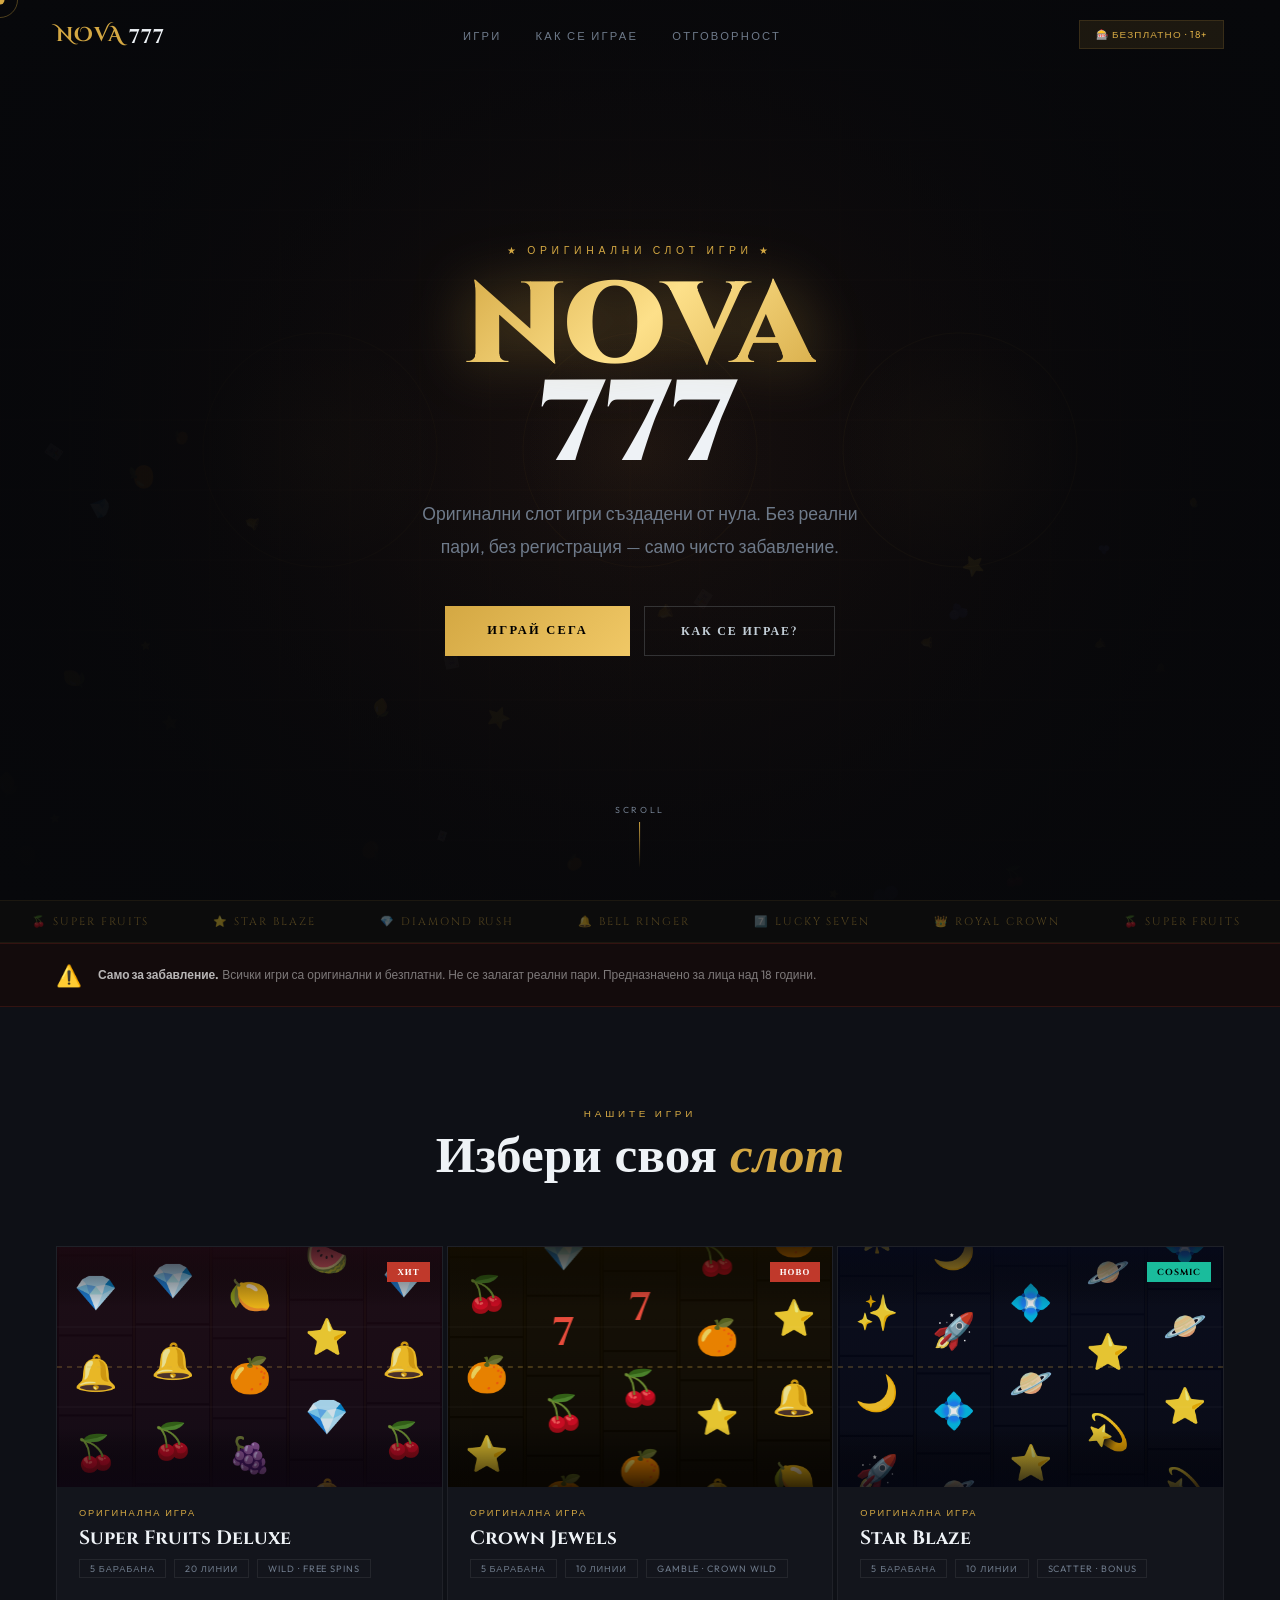
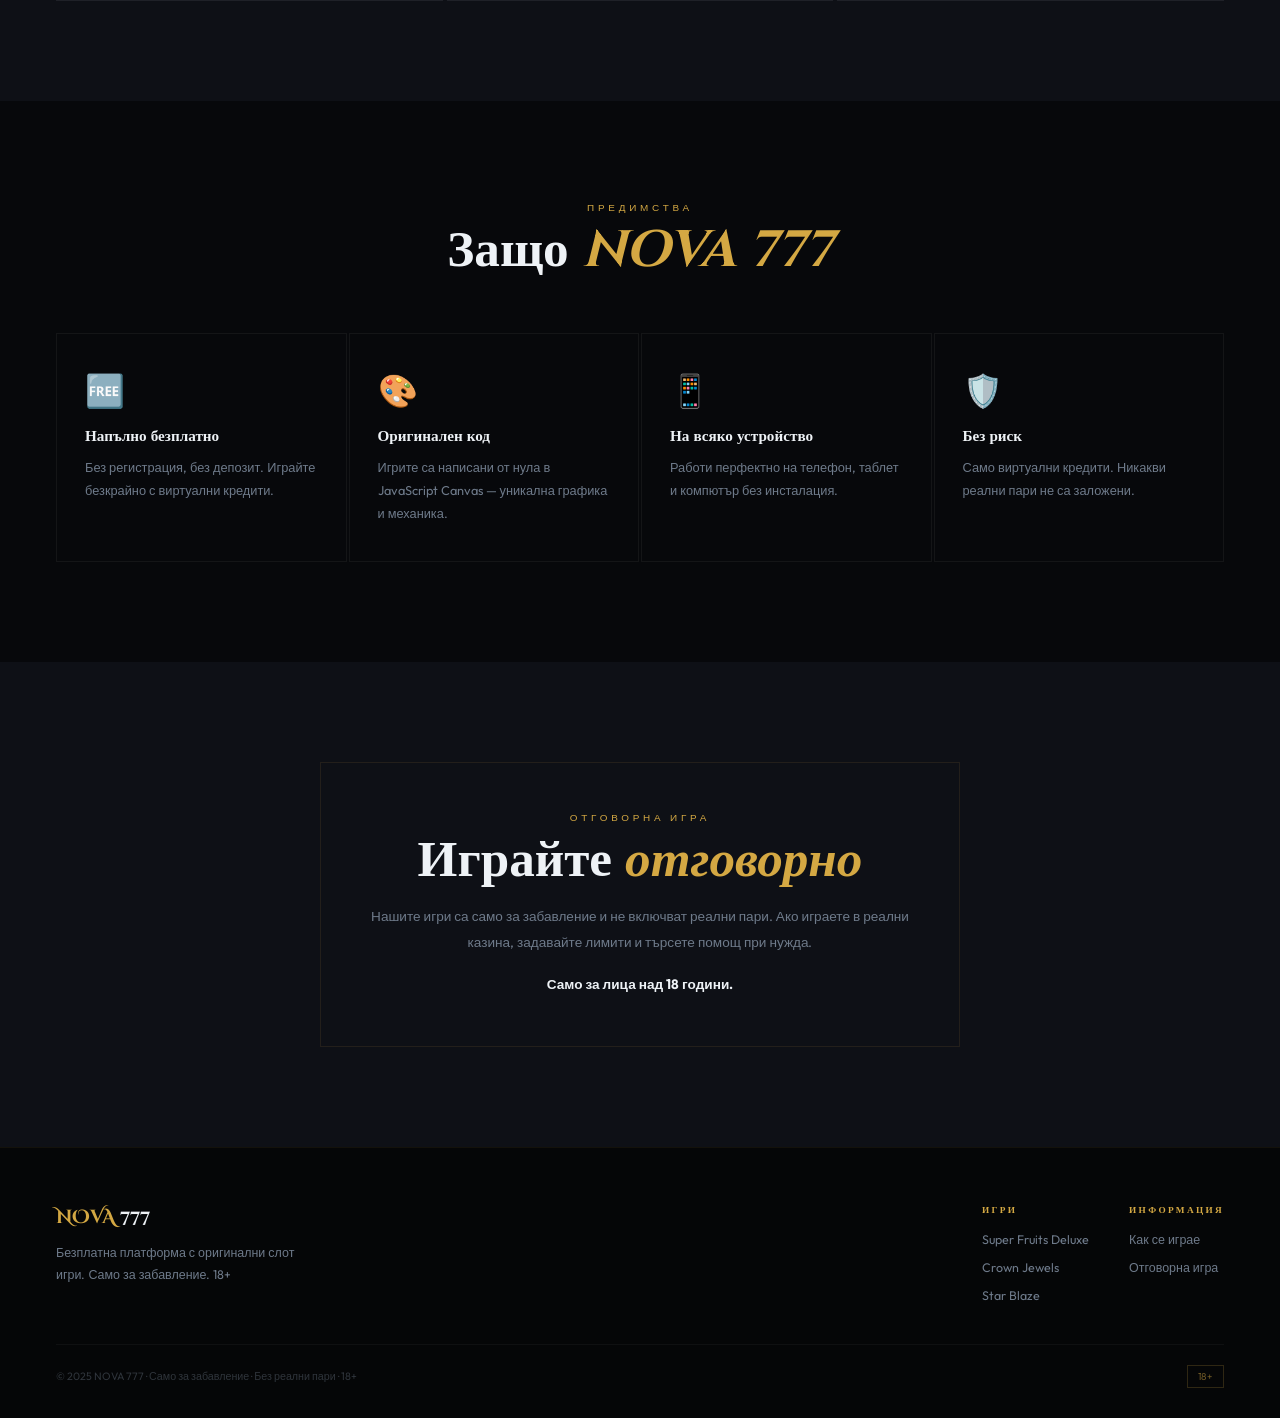
<file: index.html>
<!DOCTYPE html>
<html lang="bg">
<head>
<meta charset="UTF-8">
<meta name="viewport" content="width=device-width, initial-scale=1.0">
<title>NOVA 777 — Безплатни Слот Игри</title>
<link href="https://fonts.googleapis.com/css2?family=Cinzel:wght@400;600;700;900&family=Cinzel+Decorative:wght@700&family=Outfit:wght@300;400;500;600&display=swap" rel="stylesheet">
<style>
:root{
  --bg:#07080b;
  --surface:#0e1016;
  --card:#13151c;
  --gold:#d4a843;
  --gold2:#f0c866;
  --gold3:#fde08a;
  --red:#c0392b;
  --teal:#1abc9c;
  --fog:#6e7a8a;
  --muted:#3a4250;
  --light:#c4cfd8;
  --white:#eef2f6;
  --border:rgba(212,168,67,.15);
}
*,*::before,*::after{margin:0;padding:0;box-sizing:border-box;}
html{scroll-behavior:smooth;}
body{background:var(--bg);color:var(--white);font-family:'Outfit',sans-serif;overflow-x:hidden;cursor:none;}

/* CURSOR */
.cur,.cur-r{position:fixed;pointer-events:none;z-index:9999;border-radius:50%;transform:translate(-50%,-50%);}
.cur{width:9px;height:9px;background:var(--gold);z-index:10000;transition:width .25s,height .25s,background .25s;}
.cur-r{width:36px;height:36px;border:1px solid rgba(212,168,67,.35);transition:width .2s,height .2s;}
body:has(a:hover) .cur,body:has(button:hover) .cur{width:18px;height:18px;background:var(--gold2);}
body:has(a:hover) .cur-r,body:has(button:hover) .cur-r{width:54px;height:54px;}

/* NAV */
nav{position:fixed;top:0;left:0;right:0;z-index:600;height:68px;display:flex;align-items:center;justify-content:space-between;padding:0 56px;transition:background .4s,border .4s;}
nav.solid{background:rgba(7,8,11,.96);backdrop-filter:blur(22px);border-bottom:1px solid var(--border);}
.logo{font-family:'Cinzel Decorative',serif;font-size:1.25rem;font-weight:700;color:var(--gold);text-decoration:none;letter-spacing:.06em;}
.logo em{color:var(--white);font-style:normal;}
.nav-links{display:flex;gap:34px;list-style:none;}
.nav-links a{font-size:.7rem;letter-spacing:.2em;text-transform:uppercase;color:var(--fog);text-decoration:none;transition:color .3s;}
.nav-links a:hover{color:var(--gold);}
.nav-pill{font-size:.62rem;letter-spacing:.12em;text-transform:uppercase;background:rgba(212,168,67,.1);border:1px solid var(--border);color:var(--gold);padding:7px 16px;font-family:'Outfit',sans-serif;}

/* HERO */
.hero{height:100vh;position:relative;display:flex;align-items:center;justify-content:center;text-align:center;overflow:hidden;}
#bgCanvas{position:absolute;inset:0;width:100%;height:100%;}
.hero-veil{position:absolute;inset:0;background:radial-gradient(ellipse at center,rgba(7,8,11,.2) 0%,rgba(7,8,11,.75) 60%,rgba(7,8,11,1) 100%);}
.hero-inner{position:relative;z-index:2;padding:0 24px;}
.hero-tag{font-size:.65rem;letter-spacing:.45em;text-transform:uppercase;color:var(--gold);margin-bottom:22px;opacity:0;animation:up .7s .3s ease both;}
.hero-h1{font-family:'Cinzel',serif;font-size:clamp(3.5rem,9vw,9.5rem);font-weight:900;line-height:.85;color:var(--white);opacity:0;animation:up .7s .6s ease both;}
.hero-h1 .shine{background:linear-gradient(135deg,var(--gold) 0%,var(--gold3) 50%,var(--gold) 100%);-webkit-background-clip:text;-webkit-text-fill-color:transparent;background-clip:text;filter:drop-shadow(0 0 30px rgba(212,168,67,.4));}
.hero-sub{font-size:clamp(.88rem,1.8vw,1.1rem);color:var(--fog);max-width:480px;margin:22px auto 0;line-height:1.9;font-weight:300;opacity:0;animation:up .7s .9s ease both;}
.hero-ctas{margin-top:42px;display:flex;gap:14px;justify-content:center;flex-wrap:wrap;opacity:0;animation:up .7s 1.2s ease both;}
.cta-main{font-family:'Cinzel',serif;font-size:.78rem;font-weight:700;letter-spacing:.18em;text-transform:uppercase;background:linear-gradient(135deg,var(--gold),var(--gold2));color:#000;padding:16px 42px;text-decoration:none;cursor:none;transition:all .3s;border:none;display:inline-block;}
.cta-main:hover{filter:brightness(1.12);transform:translateY(-2px);box-shadow:0 8px 28px rgba(212,168,67,.28);}
.cta-sec{font-family:'Cinzel',serif;font-size:.75rem;font-weight:600;letter-spacing:.15em;text-transform:uppercase;background:transparent;color:var(--light);padding:16px 36px;border:1px solid rgba(196,207,216,.2);text-decoration:none;cursor:none;display:inline-block;transition:all .3s;}
.cta-sec:hover{border-color:var(--gold);color:var(--gold);}
.hero-scroll{position:absolute;bottom:32px;left:50%;transform:translateX(-50%);display:flex;flex-direction:column;align-items:center;gap:7px;opacity:0;animation:fadeIn 1s 2s ease both;}
.hero-scroll span{font-size:.55rem;letter-spacing:.3em;text-transform:uppercase;color:var(--fog);}
.s-line{width:1px;height:46px;background:linear-gradient(var(--gold),transparent);animation:pulse 2s ease infinite;}
@keyframes up{from{opacity:0;transform:translateY(22px);}to{opacity:1;transform:translateY(0);}}
@keyframes fadeIn{from{opacity:0;}to{opacity:1;}}
@keyframes pulse{0%,100%{opacity:.35;}50%{opacity:1;}}

/* MARQUEE */
.ticker{padding:13px 0;overflow:hidden;border-top:1px solid rgba(212,168,67,.08);border-bottom:1px solid rgba(212,168,67,.08);background:rgba(212,168,67,.025);}
.ticker-inner{display:flex;width:max-content;animation:scroll 40s linear infinite;}
.t-item{padding:0 32px;white-space:nowrap;font-family:'Cinzel',serif;font-size:.68rem;letter-spacing:.18em;text-transform:uppercase;color:rgba(212,168,67,.35);}
@keyframes scroll{from{transform:translateX(0);}to{transform:translateX(-50%);}}

/* SECTIONS */
.section{padding:100px 56px;}
.s-label{font-size:.62rem;letter-spacing:.38em;text-transform:uppercase;color:var(--gold);margin-bottom:13px;}
.s-h{font-family:'Cinzel',serif;font-weight:700;font-size:clamp(2rem,4vw,3.8rem);line-height:.95;color:var(--white);}
.s-h em{font-style:italic;color:var(--gold);}

/* GAMES LOBBY */
.lobby{background:var(--surface);}
.lobby-head{text-align:center;margin-bottom:64px;}
.games-grid{display:grid;grid-template-columns:repeat(3,1fr);gap:4px;}
.game-tile{position:relative;background:var(--card);border:1px solid rgba(255,255,255,.05);overflow:hidden;cursor:none;transition:border-color .4s;}
.game-tile:hover{border-color:var(--border);}
.game-preview{height:240px;position:relative;overflow:hidden;}
.game-preview canvas{width:100%;height:100%;display:block;}
.game-hover{position:absolute;inset:0;display:flex;align-items:center;justify-content:center;background:rgba(7,8,11,.75);opacity:0;transition:opacity .4s;}
.game-tile:hover .game-hover{opacity:1;}
.play-cta{font-family:'Cinzel',serif;font-size:.75rem;font-weight:700;letter-spacing:.18em;text-transform:uppercase;background:var(--gold);color:#000;padding:13px 32px;border:none;cursor:none;transition:background .3s;}
.play-cta:hover{background:var(--gold2);}
.game-meta{padding:20px 22px 22px;}
.game-label{font-size:.58rem;letter-spacing:.2em;text-transform:uppercase;color:var(--gold);margin-bottom:7px;}
.game-title{font-family:'Cinzel',serif;font-size:1.2rem;font-weight:700;color:var(--white);margin-bottom:8px;}
.game-info-row{display:flex;gap:8px;flex-wrap:wrap;}
.game-chip{font-size:.58rem;letter-spacing:.1em;text-transform:uppercase;border:1px solid rgba(255,255,255,.07);color:var(--fog);padding:3px 10px;}
.game-badge-wrap{position:absolute;top:12px;right:12px;}
.gbadge{font-family:'Cinzel',serif;font-size:.55rem;font-weight:700;letter-spacing:.12em;text-transform:uppercase;padding:4px 10px;}
.gbadge-hot{background:var(--red);color:#fff;}
.gbadge-new{background:var(--teal);color:#000;}

/* FEATURES */
.features{background:var(--bg);}
.feat-grid{display:grid;grid-template-columns:repeat(4,1fr);gap:2px;margin-top:58px;}
.feat{padding:36px 28px;border:1px solid rgba(255,255,255,.05);transition:border-color .4s,background .4s;}
.feat:hover{border-color:var(--border);background:rgba(212,168,67,.03);}
.feat-ico{font-size:2rem;margin-bottom:16px;}
.feat h3{font-family:'Cinzel',serif;font-size:.95rem;font-weight:700;color:var(--white);margin-bottom:9px;}
.feat p{font-size:.8rem;color:var(--fog);line-height:1.8;}

/* DISCLAIMER */
.disc{background:rgba(192,57,43,.06);border-top:1px solid rgba(192,57,43,.18);border-bottom:1px solid rgba(192,57,43,.18);padding:18px 56px;display:flex;gap:16px;align-items:center;}
.disc p{font-size:.75rem;color:rgba(255,255,255,.45);line-height:1.6;}
.disc strong{color:rgba(255,255,255,.7);}

/* FOOTER */
footer{background:#050607;padding:56px 56px 30px;border-top:1px solid rgba(212,168,67,.07);}
.foot-row{display:flex;justify-content:space-between;align-items:flex-start;gap:40px;flex-wrap:wrap;margin-bottom:40px;}
.foot-logo{font-family:'Cinzel Decorative',serif;font-size:1.2rem;font-weight:700;color:var(--gold);display:block;margin-bottom:12px;text-decoration:none;}
.foot-logo em{color:var(--white);font-style:normal;}
.foot-desc{font-size:.78rem;color:var(--fog);line-height:1.8;max-width:260px;}
.foot-links{display:flex;gap:40px;}
.foot-col h4{font-family:'Cinzel',serif;font-size:.58rem;letter-spacing:.25em;text-transform:uppercase;color:var(--gold);margin-bottom:12px;}
.foot-col ul{list-style:none;display:flex;flex-direction:column;gap:8px;}
.foot-col a{font-size:.78rem;color:var(--fog);text-decoration:none;transition:color .3s;}
.foot-col a:hover{color:var(--gold);}
.foot-bottom{display:flex;justify-content:space-between;align-items:center;padding-top:20px;border-top:1px solid rgba(255,255,255,.04);flex-wrap:wrap;gap:10px;}
.foot-bottom p{font-size:.67rem;color:rgba(110,122,138,.4);}
.age-badge{font-size:.62rem;letter-spacing:.08em;border:1px solid rgba(212,168,67,.2);color:rgba(212,168,67,.5);padding:4px 10px;}

/* REVEAL */
.reveal{opacity:0;transform:translateY(28px);transition:opacity .85s ease,transform .85s ease;}
.reveal.in{opacity:1;transform:translateY(0);}

@media(max-width:960px){
  nav{padding:0 22px;} .nav-links{display:none;}
  .section,.lobby,.features,.disc,footer{padding-left:22px;padding-right:22px;}
  .games-grid{grid-template-columns:1fr;}
  .feat-grid{grid-template-columns:1fr 1fr;}
}
@media(max-width:520px){.feat-grid{grid-template-columns:1fr;}}
</style>
</head>
<body>
<div class="cur" id="cur"></div>
<div class="cur-r" id="curR"></div>

<!-- NAV -->
<nav id="nav">
  <a href="index.html" class="logo">NOVA <em>777</em></a>
  <ul class="nav-links">
    <li><a href="#games">Игри</a></li>
    <li><a href="#how">Как се играе</a></li>
    <li><a href="#responsible">Отговорност</a></li>
  </ul>
  <div class="nav-pill">🎰 Безплатно · 18+</div>
</nav>

<!-- HERO -->
<section class="hero">
  <canvas id="bgCanvas"></canvas>
  <div class="hero-veil"></div>
  <div class="hero-inner">
    <p class="hero-tag">★ Оригинални слот игри ★</p>
    <h1 class="hero-h1"><span class="shine">NOVA</span><br>777</h1>
    <p class="hero-sub">Оригинални слот игри създадени от нула. Без реални пари, без регистрация — само чисто забавление.</p>
    <div class="hero-ctas">
      <a href="#games" class="cta-main">Играй сега</a>
      <a href="#how" class="cta-sec">Как се играе?</a>
    </div>
  </div>
  <div class="hero-scroll"><span>Scroll</span><div class="s-line"></div></div>
</section>

<!-- TICKER -->
<div class="ticker">
  <div class="ticker-inner">
    <div class="t-item">🍒 Super Fruits</div><div class="t-item">⭐ Star Blaze</div>
    <div class="t-item">💎 Diamond Rush</div><div class="t-item">🔔 Bell Ringer</div>
    <div class="t-item">7️⃣ Lucky Seven</div><div class="t-item">👑 Royal Crown</div>
    <div class="t-item">🍒 Super Fruits</div><div class="t-item">⭐ Star Blaze</div>
    <div class="t-item">💎 Diamond Rush</div><div class="t-item">🔔 Bell Ringer</div>
    <div class="t-item">7️⃣ Lucky Seven</div><div class="t-item">👑 Royal Crown</div>
  </div>
</div>

<!-- DISCLAIMER -->
<div class="disc">
  <span style="font-size:1.3rem;flex-shrink:0">⚠️</span>
  <p><strong>Само за забавление.</strong> Всички игри са оригинални и безплатни. Не се залагат реални пари. Предназначено за лица над 18 години.</p>
</div>

<!-- GAMES -->
<section class="lobby section" id="games">
  <div class="lobby-head reveal">
    <p class="s-label">Нашите игри</p>
    <h2 class="s-h">Избери своя <em>слот</em></h2>
  </div>
  <div class="games-grid reveal">

    <!-- GAME 1 — Super Fruits -->
    <div class="game-tile">
      <div class="game-preview">
        <canvas id="pv1"></canvas>
        <div class="game-hover">
          <a href="slot-superfruits.html" class="play-cta">▶ Играй безплатно</a>
        </div>
      </div>
      <div class="game-badge-wrap"><span class="gbadge gbadge-hot">ХИТ</span></div>
      <div class="game-meta">
        <div class="game-label">Оригинална игра</div>
        <div class="game-title">Super Fruits Deluxe</div>
        <div class="game-info-row">
          <span class="game-chip">5 барабана</span>
          <span class="game-chip">20 линии</span>
          <span class="game-chip">Wild · Free Spins</span>
        </div>
      </div>
    </div>

    <!-- GAME 2 — Crown Jewels -->
    <div class="game-tile">
      <div class="game-preview">
        <canvas id="pv2"></canvas>
        <div class="game-hover">
          <a href="slot-crownjewels.html" class="play-cta">▶ Играй безплатно</a>
        </div>
      </div>
      <div class="game-badge-wrap"><span class="gbadge gbadge-hot">НОВО</span></div>
      <div class="game-meta">
        <div class="game-label">Оригинална игра</div>
        <div class="game-title">Crown Jewels</div>
        <div class="game-info-row">
          <span class="game-chip">5 барабана</span>
          <span class="game-chip">10 линии</span>
          <span class="game-chip">Gamble · Crown Wild</span>
        </div>
      </div>
    </div>

    <!-- GAME 3 — Star Blaze -->
    <div class="game-tile">
      <div class="game-preview">
        <canvas id="pv3"></canvas>
        <div class="game-hover">
          <a href="slot-starblaze.html" class="play-cta">▶ Играй безплатно</a>
        </div>
      </div>
      <div class="game-badge-wrap"><span class="gbadge gbadge-new">COSMIC</span></div>
      <div class="game-meta">
        <div class="game-label">Оригинална игра</div>
        <div class="game-title">Star Blaze</div>
        <div class="game-info-row">
          <span class="game-chip">5 барабана</span>
          <span class="game-chip">10 линии</span>
          <span class="game-chip">Scatter · Bonus</span>
        </div>
      </div>
    </div>

  </div>
</section>

<!-- FEATURES -->
<section class="features section" id="how">
  <div class="reveal" style="text-align:center">
    <p class="s-label">Предимства</p>
    <h2 class="s-h">Защо <em>NOVA 777</em></h2>
  </div>
  <div class="feat-grid">
    <div class="feat reveal"><div class="feat-ico">🆓</div><h3>Напълно безплатно</h3><p>Без регистрация, без депозит. Играйте безкрайно с виртуални кредити.</p></div>
    <div class="feat reveal" style="transition-delay:.1s"><div class="feat-ico">🎨</div><h3>Оригинален код</h3><p>Игрите са написани от нула в JavaScript Canvas — уникална графика и механика.</p></div>
    <div class="feat reveal" style="transition-delay:.2s"><div class="feat-ico">📱</div><h3>На всяко устройство</h3><p>Работи перфектно на телефон, таблет и компютър без инсталация.</p></div>
    <div class="feat reveal" style="transition-delay:.3s"><div class="feat-ico">🛡️</div><h3>Без риск</h3><p>Само виртуални кредити. Никакви реални пари не са заложени.</p></div>
  </div>
</section>

<!-- RESPONSIBLE -->
<section class="section" id="responsible" style="background:var(--surface);text-align:center;">
  <div class="reveal" style="max-width:640px;margin:0 auto;border:1px solid rgba(212,168,67,.1);padding:48px 40px;">
    <p class="s-label">Отговорна игра</p>
    <h2 class="s-h" style="margin-bottom:18px;">Играйте <em>отговорно</em></h2>
    <p style="font-size:.85rem;color:var(--fog);line-height:1.9;margin-bottom:16px;">Нашите игри са само за забавление и не включват реални пари. Ако играете в реални казина, задавайте лимити и търсете помощ при нужда.</p>
    <p style="font-size:.85rem;color:var(--fog);line-height:1.9;"><strong style="color:var(--white)">Само за лица над 18 години.</strong></p>
  </div>
</section>

<!-- FOOTER -->
<footer>
  <div class="foot-row">
    <div>
      <a href="index.html" class="foot-logo">NOVA <em>777</em></a>
      <p class="foot-desc">Безплатна платформа с оригинални слот игри. Само за забавление. 18+</p>
    </div>
    <div class="foot-links">
      <div class="foot-col">
        <h4>Игри</h4>
        <ul>
          <li><a href="slot-superfruits.html">Super Fruits Deluxe</a></li>
          <li><a href="slot-crownjewels.html">Crown Jewels</a></li>
          <li><a href="slot-starblaze.html">Star Blaze</a></li>
        </ul>
      </div>
      <div class="foot-col">
        <h4>Информация</h4>
        <ul>
          <li><a href="#how">Как се играе</a></li>
          <li><a href="#responsible">Отговорна игра</a></li>
        </ul>
      </div>
    </div>
  </div>
  <div class="foot-bottom">
    <p>© 2025 NOVA 777 · Само за забавление · Без реални пари · 18+</p>
    <span class="age-badge">18+</span>
  </div>
</footer>

<script>
// CURSOR
const cur=document.getElementById('cur'),curR=document.getElementById('curR');
let mx=0,my=0,rx=0,ry=0;
document.addEventListener('mousemove',e=>{mx=e.clientX;my=e.clientY;cur.style.left=mx+'px';cur.style.top=my+'px';});
(function a(){rx+=(mx-rx)*.12;ry+=(my-ry)*.12;curR.style.left=rx+'px';curR.style.top=ry+'px';requestAnimationFrame(a);})();
window.addEventListener('scroll',()=>document.getElementById('nav').classList.toggle('solid',scrollY>50));
const ro=new IntersectionObserver(e=>e.forEach(x=>{if(x.isIntersecting){x.target.classList.add('in');ro.unobserve(x.target);}}),{threshold:.1});
document.querySelectorAll('.reveal').forEach(el=>ro.observe(el));

// HERO CANVAS — particle reel
(function(){
  const cv=document.getElementById('bgCanvas'),ctx=cv.getContext('2d');
  let W,H,t=0;
  const resize=()=>{W=cv.width=cv.offsetWidth;H=cv.height=cv.offsetHeight;};
  resize();window.addEventListener('resize',resize);
  const SYMS=['🍒','7','⭐','💎','🔔','🃏','🍋','🍊','🫐'];
  const pts=Array.from({length:55},()=>({x:Math.random(),y:Math.random()+.5,vy:.0003+Math.random()*.0004,s:SYMS[Math.floor(Math.random()*SYMS.length)],sz:Math.random()*14+8,op:Math.random()*.1+.03,r:Math.random()*6.28,vr:(Math.random()-.5)*.002}));
  function draw(){
    const bg=ctx.createRadialGradient(W/2,H/2,0,W/2,H/2,Math.max(W,H)*.75);
    bg.addColorStop(0,'#10080c');bg.addColorStop(.6,'#080608');bg.addColorStop(1,'#050407');
    ctx.fillStyle=bg;ctx.fillRect(0,0,W,H);
    // grid
    ctx.strokeStyle='rgba(212,168,67,.03)';ctx.lineWidth=1;
    for(let x=0;x<W;x+=70){ctx.beginPath();ctx.moveTo(x,0);ctx.lineTo(x,H);ctx.stroke();}
    for(let y=0;y<H;y+=70){ctx.beginPath();ctx.moveTo(0,y);ctx.lineTo(W,y);ctx.stroke();}
    // center glow
    const cg=ctx.createRadialGradient(W/2,H/2,0,W/2,H/2,W*.5);
    cg.addColorStop(0,'rgba(212,168,67,.07)');cg.addColorStop(1,'rgba(212,168,67,0)');
    ctx.fillStyle=cg;ctx.fillRect(0,0,W,H);
    // symbols
    pts.forEach(p=>{
      p.y-=p.vy;p.r+=p.vr;
      if(p.y<-.05)p.y=1.05;
      ctx.save();ctx.globalAlpha=p.op;ctx.translate(p.x*W,p.y*H);ctx.rotate(p.r);
      ctx.font=`${p.sz}px serif`;ctx.textAlign='center';ctx.textBaseline='middle';
      ctx.fillText(p.s,0,0);ctx.restore();
    });
    // rings
    [.25,.5,.75].forEach((rx,i)=>{
      const ry2=H*.5,rad=Math.min(W,H)*.13;
      ctx.save();ctx.translate(rx*W,ry2);ctx.rotate(t*.002*(i%2?1:-1));
      ctx.beginPath();ctx.arc(0,0,rad,0,Math.PI*2);
      const rg=ctx.createRadialGradient(0,0,0,0,0,rad);
      rg.addColorStop(0,`rgba(212,168,67,${.03+i*.01})`);rg.addColorStop(1,'rgba(212,168,67,0)');
      ctx.fillStyle=rg;ctx.fill();
      ctx.strokeStyle=`rgba(212,168,67,${.04+i*.015})`;ctx.lineWidth=1;ctx.stroke();
      ctx.restore();
    });
    t+=.4;requestAnimationFrame(draw);
  }
  draw();
})();

// PREVIEW CANVASES
function drawPreview(id, colors, symbols, isCrown){
  const cv=document.getElementById(id); if(!cv)return;
  const ctx=cv.getContext('2d');
  function resize(){ cv.width=cv.offsetWidth; cv.height=cv.offsetHeight; }
  resize(); window.addEventListener('resize', resize);
  const COLS=5, ROWS=3;
  let offsets=Array.from({length:COLS},(_,i)=>Math.random()*symbols.length);
  const speeds=[0.025,0.022,0.028,0.020,0.024];
  function frame(){
    const W=cv.width, H=cv.height;
    const cW=W/COLS, cH=H/ROWS;
    // BG
    const bg=ctx.createLinearGradient(0,0,0,H);
    bg.addColorStop(0,colors[0]); bg.addColorStop(1,colors[1]);
    ctx.fillStyle=bg; ctx.fillRect(0,0,W,H);
    // Draw reels
    for(let c=0;c<COLS;c++){
      offsets[c]=(offsets[c]+speeds[c])%symbols.length;
      ctx.save();
      ctx.beginPath(); ctx.rect(c*cW+1,0,cW-2,H); ctx.clip();
      for(let row=-1;row<ROWS+1;row++){
        const sy=row*cH-(offsets[c]%1)*cH;
        const si=(Math.floor(offsets[c])+row+symbols.length*10)%symbols.length;
        ctx.fillStyle='rgba(255,255,255,.025)';
        ctx.fillRect(c*cW+2,sy+1,cW-4,cH-2);
        if(isCrown && symbols[si]==='7'){
          ctx.font=`bold ${Math.round(cH*.5)}px Cinzel,serif`;
          ctx.textAlign='center'; ctx.textBaseline='middle';
          ctx.fillStyle='#e74c3c';
          ctx.fillText('7',c*cW+cW/2,sy+cH/2);
        } else {
          ctx.font=`${Math.round(cH*.44)}px serif`;
          ctx.textAlign='center'; ctx.textBaseline='middle';
          ctx.fillStyle='rgba(255,255,255,.9)';
          ctx.fillText(symbols[si],c*cW+cW/2,sy+cH/2);
        }
      }
      ctx.restore();
      // Separator
      if(c>0){ ctx.strokeStyle='rgba(212,168,67,.07)'; ctx.lineWidth=1; ctx.beginPath(); ctx.moveTo(c*cW,0); ctx.lineTo(c*cW,H); ctx.stroke(); }
    }
    // Row separators
    for(let r=1;r<ROWS;r++){ ctx.strokeStyle='rgba(255,255,255,.04)'; ctx.lineWidth=1; ctx.beginPath(); ctx.moveTo(0,r*cH); ctx.lineTo(W,r*cH); ctx.stroke(); }
    // Center payline
    ctx.strokeStyle=isCrown?'rgba(212,168,67,.35)':'rgba(212,168,67,.3)';
    ctx.lineWidth=1.5; ctx.setLineDash([5,5]);
    ctx.beginPath(); ctx.moveTo(0,H/2); ctx.lineTo(W,H/2); ctx.stroke();
    ctx.setLineDash([]);
    // Top/bottom fade
    const vg=ctx.createLinearGradient(0,0,0,H);
    vg.addColorStop(0,colors[0]+'cc'); vg.addColorStop(.25,'rgba(0,0,0,0)');
    vg.addColorStop(.75,'rgba(0,0,0,0)'); vg.addColorStop(1,colors[1]+'cc');
    ctx.fillStyle=vg; ctx.fillRect(0,0,W,H);
    requestAnimationFrame(frame);
  }
  frame();
}
drawPreview('pv1',['#1a0810','#0d0510'],['🍒','🍋','🍊','🍇','🍉','⭐','💎','🔔']);
drawPreview('pv2',['#120c00','#080500'],['👑','💎','7','🍒','🍊','⭐','🔔','🍋'],true);
drawPreview('pv3',['#050818','#030510'],['⭐','💫','🌟','✨','🌙','🚀','💠','🪐']);
</script>
</body>
</html>
</file>
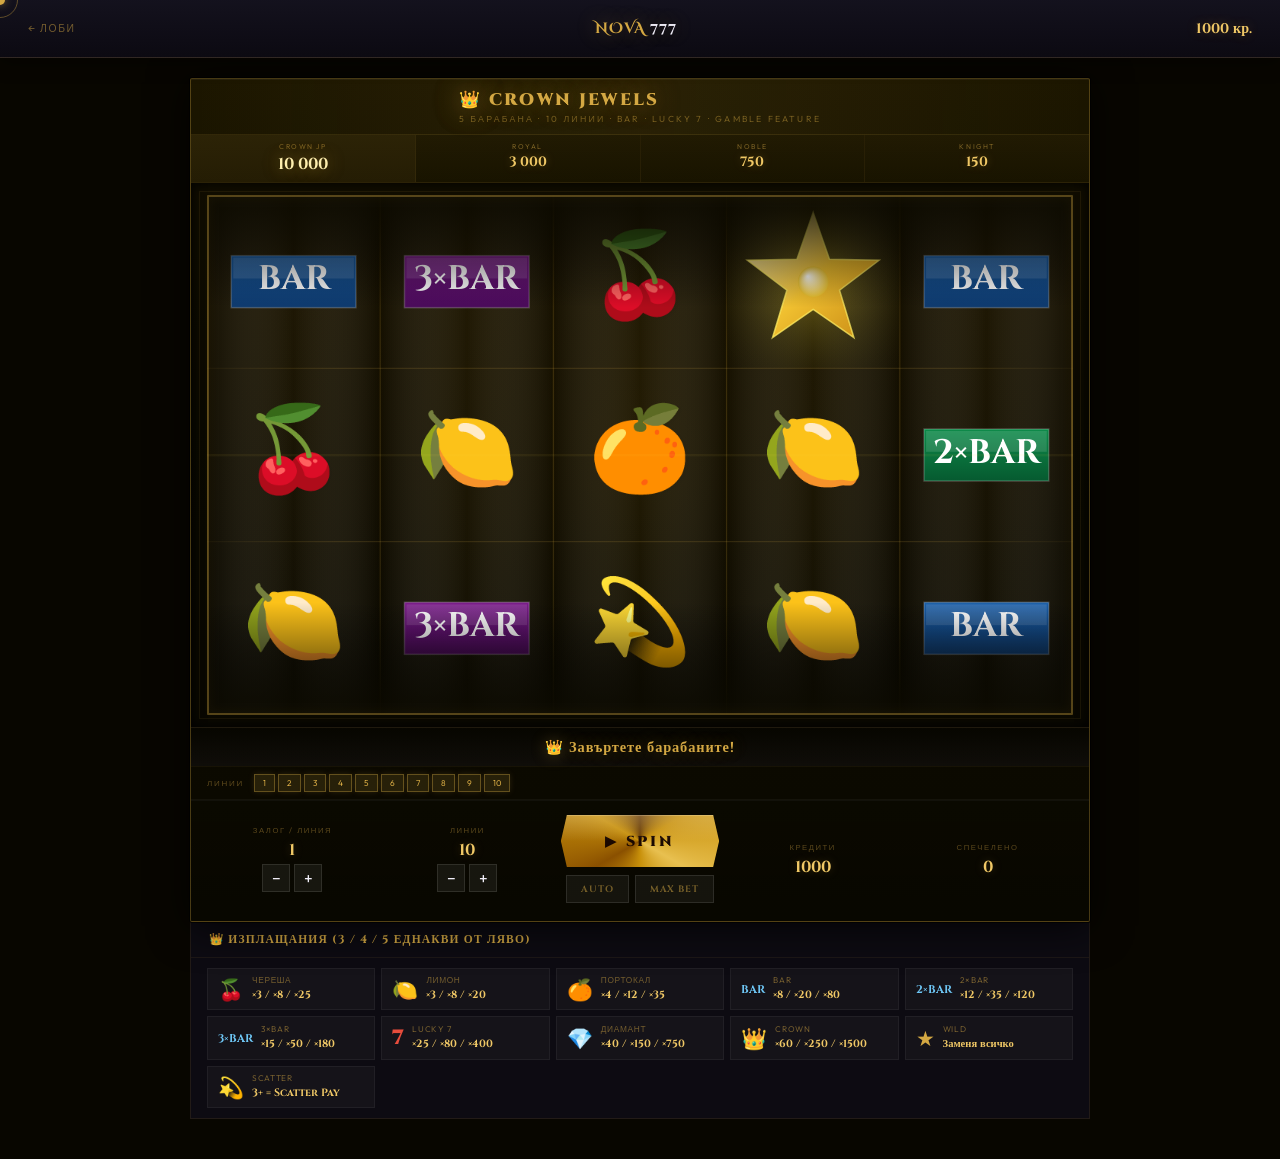
<file: slot-crownjewels.html>
<!DOCTYPE html>
<html lang="bg">
<head>
<meta charset="UTF-8">
<meta name="viewport" content="width=device-width, initial-scale=1.0">
<title>Crown Jewels — NOVA 777</title>
<link rel="stylesheet" href="slot.css">
</head>
<body class="theme-crown">
<div class="cur" id="cur"></div>
<div class="cur-r" id="curR"></div>

<!-- GAMBLE -->
<div class="overlay" id="gambleOv">
  <div class="ov-box">
    <h2 style="color:#d4a843">🃏 GAMBLE</h2>
    <p>Удвои печалбата! Познай цвета на следващата карта.</p>
    <div style="font-size:6rem;margin:16px 0;line-height:1;" id="cardFace">🂠</div>
    <div style="font-family:'Cinzel',serif;font-size:1.5rem;color:#f0c866;margin-bottom:20px">
      <span id="gambleAmt">0</span> кредита
    </div>
    <div style="display:flex;gap:12px;justify-content:center;flex-wrap:wrap">
      <button class="ov-btn" style="background:linear-gradient(135deg,#8b0000,#c0392b,#e74c3c);color:#fff;margin-top:0" onclick="doGamble('red')">♥ ЧЕРВЕНО</button>
      <button class="ov-btn" style="background:linear-gradient(135deg,#111,#222,#333);color:#fff;margin-top:0" onclick="doGamble('black')">♠ ЧЕРНО</button>
    </div>
    <button onclick="closeGamble()" style="display:block;margin:18px auto 0;font-family:'Cinzel',serif;font-size:.65rem;letter-spacing:.15em;text-transform:uppercase;background:none;border:1px solid rgba(212,168,67,.2);color:rgba(212,168,67,.5);padding:8px 24px;cursor:none;transition:all .3s">Вземи печалбата</button>
  </div>
</div>

<!-- BIG WIN -->
<div class="bw-ov" id="bwOv">
  <div class="confetti" id="conf"></div>
  <div class="bw-inner">
    <div class="bw-lbl" id="bwLbl">BIG WIN</div>
    <div class="bw-num" id="bwNum">0</div>
    <div class="bw-sub2">кредита</div>
    <button class="bw-close" onclick="closeBW()">Продължи</button>
  </div>
</div>

<div class="topbar">
  <a href="index.html" class="tb-back">← Лоби</a>
  <a href="index.html" class="tb-logo">NOVA <em>777</em></a>
  <span class="tb-bal" id="balEl">1 000 кр.</span>
</div>

<div class="game-wrap">
<div class="game-machine">

  <div class="machine-top">
    <div>
      <div class="machine-name">👑 Crown Jewels</div>
      <div class="machine-name-sub">5 барабана · 10 линии · BAR · Lucky 7 · Gamble Feature</div>
    </div>
  </div>

  <div class="jp-meters">
    <div class="jp-meter grand"><span class="jp-lbl">CROWN JP</span><span class="jp-val">10 000</span></div>
    <div class="jp-meter"><span class="jp-lbl">ROYAL</span><span class="jp-val">3 000</span></div>
    <div class="jp-meter"><span class="jp-lbl">NOBLE</span><span class="jp-val">750</span></div>
    <div class="jp-meter"><span class="jp-lbl">KNIGHT</span><span class="jp-val">150</span></div>
  </div>

  <div class="reels-area">
    <canvas id="cv"></canvas>
  </div>

  <div class="win-display">
    <span id="winTxt">👑 Завъртете барабаните!</span>
  </div>

  <!-- Gamble row -->
  <div id="gambleRow" style="display:none;padding:7px 18px;text-align:center;background:rgba(212,168,67,.04);border-bottom:1px solid rgba(212,168,67,.08);">
    <button class="aux on" onclick="openGamble()" style="margin-right:10px">🃏 GAMBLE ×2</button>
    <span style="font-size:.65rem;color:rgba(212,168,67,.4)">или натисни SPIN за следваща игра</span>
  </div>

  <div class="lines-wrap">
    <span class="lines-label">Линии</span>
    <div class="lines-btns" id="linesRow"></div>
  </div>

  <div class="ctrl-panel">
    <div class="cg">
      <div class="cl">Залог / линия</div>
      <div class="cv" id="betEl">1</div>
      <div class="cbtns">
        <button class="cbtn" onclick="chBet(-1)">−</button>
        <button class="cbtn" onclick="chBet(1)">+</button>
      </div>
    </div>
    <div class="cg">
      <div class="cl">Линии</div>
      <div class="cv" id="linesEl">10</div>
      <div class="cbtns">
        <button class="cbtn" onclick="chLines(-1)">−</button>
        <button class="cbtn" onclick="chLines(1)">+</button>
      </div>
    </div>
    <div class="spin-zone">
      <button class="spin-btn" id="spinBtn" onclick="doSpin()">▶ SPIN</button>
      <div class="aux-row">
        <button class="aux" id="autoBtn" onclick="toggleAuto()">AUTO</button>
        <button class="aux" onclick="maxBet()">MAX BET</button>
      </div>
    </div>
    <div class="cg">
      <div class="cl">Кредити</div>
      <div class="cv" id="credEl">1 000</div>
    </div>
    <div class="cg">
      <div class="cl">Спечелено</div>
      <div class="cv" id="wonEl">0</div>
    </div>
  </div>

</div>

<div class="paytable">
  <div class="pt-head">
    <h3>👑 Изплащания (3 / 4 / 5 еднакви от ляво)</h3>
  </div>
  <div class="pt-grid" id="ptGrid"></div>
</div>
</div>

<script src="engine.js"></script>
<script>
const cur=document.getElementById('cur'),curR=document.getElementById('curR');
let mx=0,my=0,rx=0,ry=0;
document.addEventListener('mousemove',e=>{mx=e.clientX;my=e.clientY;cur.style.left=mx+'px';cur.style.top=my+'px';});
(function t(){rx+=(mx-rx)*.12;ry+=(my-ry)*.12;curR.style.left=rx+'px';curR.style.top=ry+'px';requestAnimationFrame(t);})();

// ── Draw helpers ──
function drawBar(ctx,x,y,w,h,col1,col2,label) {
  ctx.save();
  const bw=w*.72,bh=h*.3,bx=x+(w-bw)/2,by=y+(h-bh)/2;
  const g=ctx.createLinearGradient(bx,by,bx,by+bh);
  g.addColorStop(0,col1);g.addColorStop(1,col2);
  ctx.fillStyle=g;ctx.fillRect(bx,by,bw,bh);
  ctx.strokeStyle='rgba(255,255,255,.2)';ctx.lineWidth=1.5;ctx.strokeRect(bx,by,bw,bh);
  // shine
  ctx.fillStyle='rgba(255,255,255,.12)';ctx.fillRect(bx+2,by+2,bw-4,bh*.4);
  ctx.font=`bold ${Math.round(bh*.65)}px Cinzel,serif`;
  ctx.textAlign='center';ctx.textBaseline='middle';
  ctx.fillStyle='#fff';ctx.fillText(label,x+w/2,y+h/2);
  ctx.restore();
}

function drawSeven(ctx,x,y,w,h) {
  ctx.save();
  const g=ctx.createRadialGradient(x+w/2,y+h/2,0,x+w/2,y+h/2,w*.5);
  g.addColorStop(0,'rgba(220,50,50,.25)');g.addColorStop(1,'transparent');
  ctx.fillStyle=g;ctx.fillRect(x,y,w,h);
  ctx.font=`bold ${Math.round(h*.55)}px Cinzel,serif`;
  ctx.textAlign='center';ctx.textBaseline='middle';
  ctx.fillStyle='rgba(0,0,0,.5)';ctx.fillText('7',x+w/2+2,y+h/2+2);
  const gf=ctx.createLinearGradient(x+w/2,y+h*.1,x+w/2,y+h*.9);
  gf.addColorStop(0,'#ff7070');gf.addColorStop(.5,'#e74c3c');gf.addColorStop(1,'#900');
  ctx.fillStyle=gf;ctx.fillText('7',x+w/2,y+h/2);
  ctx.restore();
}

function drawCrown(ctx,x,y,w,h) {
  ctx.save();
  // Glow
  const g=ctx.createRadialGradient(x+w/2,y+h/2,0,x+w/2,y+h/2,w*.55);
  g.addColorStop(0,'rgba(212,168,67,.3)');g.addColorStop(1,'transparent');
  ctx.fillStyle=g;ctx.fillRect(x,y,w,h);
  ctx.font=`${Math.round(h*.5)}px serif`;
  ctx.textAlign='center';ctx.textBaseline='middle';
  ctx.shadowColor='rgba(212,168,67,.6)';ctx.shadowBlur=8;
  ctx.fillText('👑',x+w/2,y+h/2);
  ctx.restore();
}

function drawWildStar(ctx,x,y,w,h) {
  // Shining Crown style star
  ctx.save();
  const cx=x+w/2,cy=y+h/2,r=Math.min(w,h)*.4;
  const glow=ctx.createRadialGradient(cx,cy,0,cx,cy,r*2);
  glow.addColorStop(0,'rgba(255,230,60,.35)');glow.addColorStop(1,'transparent');
  ctx.fillStyle=glow;ctx.fillRect(x,y,w,h);
  // 5-pointed star
  ctx.beginPath();
  for(let i=0;i<10;i++){
    const a=i*Math.PI/5-Math.PI/2;
    const rad=i%2===0?r:r*.4;
    const px=cx+Math.cos(a)*rad,py=cy+Math.sin(a)*rad;
    i===0?ctx.moveTo(px,py):ctx.lineTo(px,py);
  }
  ctx.closePath();
  const sf=ctx.createLinearGradient(cx-r,cy-r,cx+r,cy+r);
  sf.addColorStop(0,'#fffad0');sf.addColorStop(.5,'#f0c030');sf.addColorStop(1,'#c08010');
  ctx.fillStyle=sf;ctx.fill();
  ctx.strokeStyle='rgba(255,240,100,.7)';ctx.lineWidth=1.5;ctx.stroke();
  // Center gem
  ctx.beginPath();ctx.arc(cx,cy,r*.22,0,Math.PI*2);
  const cg=ctx.createRadialGradient(cx-r*.08,cy-r*.08,0,cx,cy,r*.22);
  cg.addColorStop(0,'#fff');cg.addColorStop(1,'#e8c030');
  ctx.fillStyle=cg;ctx.fill();
  ctx.restore();
}

const SYMS=[
  {id:'cherry',  e:'🍒', n:'Череша',    pays:[0,0,3,8,25],   w:14},
  {id:'lemon',   e:'🍋', n:'Лимон',     pays:[0,0,3,8,20],   w:12},
  {id:'orange',  e:'🍊', n:'Портокал',  pays:[0,0,4,12,35],  w:10},
  {id:'bar1',    e:'▬',  n:'BAR',       pays:[0,0,8,20,80],  w:10, draw:(c,x,y,w,h)=>drawBar(c,x,y,w,h,'#1a5faa','#0e3a6e','BAR')},
  {id:'bar2',    e:'▬▬', n:'2×BAR',     pays:[0,0,12,35,120],w:8,  draw:(c,x,y,w,h)=>drawBar(c,x,y,w,h,'#0e8a4a','#065a30','2×BAR')},
  {id:'bar3',    e:'▬▬▬',n:'3×BAR',    pays:[0,0,15,50,180],w:6,  draw:(c,x,y,w,h)=>drawBar(c,x,y,w,h,'#7a1a8a','#4a0a5a','3×BAR')},
  {id:'seven',   e:'7',  n:'LUCKY 7',   pays:[0,0,25,80,400],w:5,  draw:drawSeven},
  {id:'diamond', e:'💎', n:'Диамант',   pays:[0,0,40,150,750],w:3},
  {id:'crown',   e:'👑', n:'CROWN',     pays:[0,0,60,250,1500],w:2, draw:drawCrown},
  {id:'wild',    e:'★',  n:'WILD',      pays:[0,0,0,0,0],    w:4,  wild:true, draw:drawWildStar},
  {id:'scatter', e:'💫', n:'SCATTER',   pays:[0,0,3,12,60],  w:3,  scatter:true},
];

const LINES=[
  [1,1,1,1,1],[0,0,0,0,0],[2,2,2,2,2],
  [0,1,2,1,0],[2,1,0,1,2],
  [0,0,1,0,0],[2,2,1,2,2],
  [1,0,1,0,1],[1,2,1,2,1],
  [0,1,0,1,0],
];

const engine = new SlotEngine(document.getElementById('cv'), {
  rows:3, cols:5, symbols:SYMS, paylines:LINES,
  theme:{
    bg0:'#1e1600', bg1:'#0c0a00',
    winLine:'rgba(255,215,60,.8)',
    winCell:'rgba(255,215,60,.15)',
    winBorder:'rgba(255,215,60,.9)',
    vignette:'rgba(12,10,0,.9)',
    frameGlow:'rgba(212,168,67,.35)',
  }
});

engine.drawBg = (ctx,CW,CH) => {
  const g=ctx.createRadialGradient(CW*.5,CH*.5,0,CW*.5,CH*.5,CW*.6);
  g.addColorStop(0,'rgba(120,90,0,.1)');g.addColorStop(1,'transparent');
  ctx.fillStyle=g;ctx.fillRect(0,0,CW,CH);
};

let creds=1000, bet=1, numLines=10, totalWon=0;
let spinning=false, autoOn=false, lastWin=0;
const BETS=[1,2,5,10,20,50]; let bIdx=0;

engine.onDone = () => {
  spinning = false;
  document.getElementById('spinBtn').disabled = false;
  const { totalWin, scatCount } = engine.evaluate(bet, numLines);
  creds += totalWin; totalWon += totalWin; lastWin = totalWin;
  updateUI();
  if (totalWin > 0) {
    const mult = totalWin / (bet * numLines);
    let lbl = 'WIN';
    if (mult >= 100)     { lbl='👑 ROYAL WIN'; AUDIO.megaWin(); }
    else if (mult >= 50) { lbl='💎 MEGA WIN'; AUDIO.megaWin(); }
    else if (mult >= 20) { lbl='🏆 SUPER WIN'; AUDIO.bigWin(); }
    else if (mult >= 10) { lbl='⭐ BIG WIN'; AUDIO.bigWin(); }
    else                   AUDIO.coinJingle();
    setWin(lbl + ': +' + totalWin + ' кредита!', mult >= 10);
    if (mult >= 10) setTimeout(() => showBW(lbl, totalWin), 250);
    document.getElementById('gambleRow').style.display = 'block';
  } else {
    setWin('Без печалба — опитайте пак! 👑', false);
    document.getElementById('gambleRow').style.display = 'none';
  }
  if (autoOn) setTimeout(doSpin, 1200);
};

function doSpin() {
  if (spinning) return;
  AUDIO.unlock();
  document.getElementById('gambleRow').style.display = 'none';
  const total = bet * numLines;
  if (creds < total) { setWin('Недостатъчно кредити!', false); return; }
  creds -= total; spinning = true;
  document.getElementById('spinBtn').disabled = true;
  setWin('Въртене...', false); updateUI();
  AUDIO.spinPress();
  const result = Array.from({length:5}, () => Array.from({length:3}, () => engine._rnd()));
  engine.spin(result, [900, 1150, 1400, 1650, 1900]);
}

// Gamble
let gambleAmt = 0;
const REDS = ['♥','♦'], BLACKS = ['♠','♣'], ALL = ['♥','♦','♠','♣'];
function openGamble() {
  if (lastWin <= 0) return;
  gambleAmt = lastWin;
  document.getElementById('gambleAmt').textContent = gambleAmt;
  document.getElementById('cardFace').textContent = '🂠';
  document.getElementById('gambleOv').classList.add('show');
  AUDIO.click();
}
function doGamble(choice) {
  const card = ALL[Math.floor(Math.random() * 4)];
  const isRed = REDS.includes(card);
  const won   = (choice === 'red' && isRed) || (choice === 'black' && !isRed);
  document.getElementById('cardFace').textContent = card;
  setTimeout(() => {
    if (won) {
      gambleAmt *= 2;
      document.getElementById('gambleAmt').textContent = gambleAmt;
      document.getElementById('gambleAmt').style.color = '#2ecc71';
      setTimeout(() => document.getElementById('gambleAmt').style.color = '', 700);
      AUDIO.gambleWin();
      lastWin = gambleAmt;
    } else {
      creds -= lastWin; // take back what was added
      totalWon = Math.max(0, totalWon - lastWin);
      document.getElementById('gambleOv').classList.remove('show');
      document.getElementById('gambleRow').style.display = 'none';
      setWin('Gamble загубен! По-добър късмет!', false);
      AUDIO.gambleLose();
      lastWin = 0; gambleAmt = 0;
      updateUI();
    }
  }, 500);
}
function closeGamble() {
  document.getElementById('gambleOv').classList.remove('show');
  document.getElementById('gambleRow').style.display = 'none';
  AUDIO.click();
}

function showBW(l,n) { document.getElementById('bwLbl').textContent=l; document.getElementById('bwNum').textContent=n; document.getElementById('bwOv').classList.add('show'); spawnConfetti(); }
function closeBW()    { document.getElementById('bwOv').classList.remove('show'); }
function spawnConfetti() {
  const c=document.getElementById('conf'); c.innerHTML='';
  ['#d4a843','#e74c3c','#27ae60','#3498db','#f0c866','#fff','#9b59b6'].forEach((col,ci) => {
    for(let i=0;i<12;i++){
      const p=document.createElement('div'); p.className='confetti-p';
      p.style.cssText=`left:${Math.random()*100}%;width:${6+Math.random()*8}px;height:${6+Math.random()*8}px;background:${col};border-radius:${Math.random()>.5?'50%':'2px'};animation-duration:${1.5+Math.random()*2}s;animation-delay:${Math.random()*.6}s;`;
      c.appendChild(p);
    }
  });
}

function chBet(d)    { bIdx=Math.max(0,Math.min(BETS.length-1,bIdx+d)); bet=BETS[bIdx]; AUDIO.click(); updateUI(); }
function chLines(d)  { numLines=Math.max(1,Math.min(10,numLines+d)); AUDIO.click(); updateUI(); }
function maxBet()    { bIdx=BETS.length-1; bet=BETS[bIdx]; numLines=10; AUDIO.click(); updateUI(); }
function toggleAuto(){ autoOn=!autoOn; document.getElementById('autoBtn').classList.toggle('on',autoOn); document.getElementById('autoBtn').textContent=autoOn?'STOP':'AUTO'; AUDIO.click(); if(autoOn&&!spinning)doSpin(); }
function setWin(t,big){ const el=document.getElementById('winTxt'); el.textContent=t; el.classList.toggle('big',!!big); }
function updateUI() {
  document.getElementById('betEl').textContent=BETS[bIdx];
  document.getElementById('linesEl').textContent=numLines;
  document.getElementById('credEl').textContent=creds.toLocaleString('bg-BG');
  document.getElementById('wonEl').textContent=totalWon.toLocaleString('bg-BG');
  document.getElementById('balEl').textContent=creds.toLocaleString('bg-BG')+' кр.';
  document.querySelectorAll('.lb').forEach((b,i)=>b.classList.toggle('on',i<numLines));
}

const lr=document.getElementById('linesRow');
for(let i=0;i<10;i++){const b=document.createElement('button');b.className='lb'+(i<numLines?' on':'');b.textContent=i+1;b.onclick=()=>{numLines=i+1;AUDIO.click();updateUI();};lr.appendChild(b);}

const pg=document.getElementById('ptGrid');
SYMS.forEach(s=>{
  const d=document.createElement('div');d.className='pt-cell';
  let p=s.wild?'Заменя всичко':s.scatter?'3+ = Scatter Pay':`×${s.pays[2]} / ×${s.pays[3]} / ×${s.pays[4]}`;
  let eHtml;
  if(s.id==='seven')eHtml='<span style="font-family:Cinzel,serif;font-size:1.3rem;color:#e74c3c;font-weight:900">7</span>';
  else if(s.id==='wild')eHtml='<span style="font-size:1.3rem;color:#d4a843">★</span>';
  else if(['bar1','bar2','bar3'].includes(s.id))eHtml=`<span style="font-size:.7rem;font-family:Cinzel,serif;color:#6ec6f5;font-weight:700">${s.n}</span>`;
  else eHtml=`<span class="pt-e">${s.e}</span>`;
  d.innerHTML=`${eHtml}<div><div class="pt-n">${s.n}</div><div class="pt-p">${p}</div></div>`;
  pg.appendChild(d);
});
updateUI();
</script>
</body>
</html>
</file>
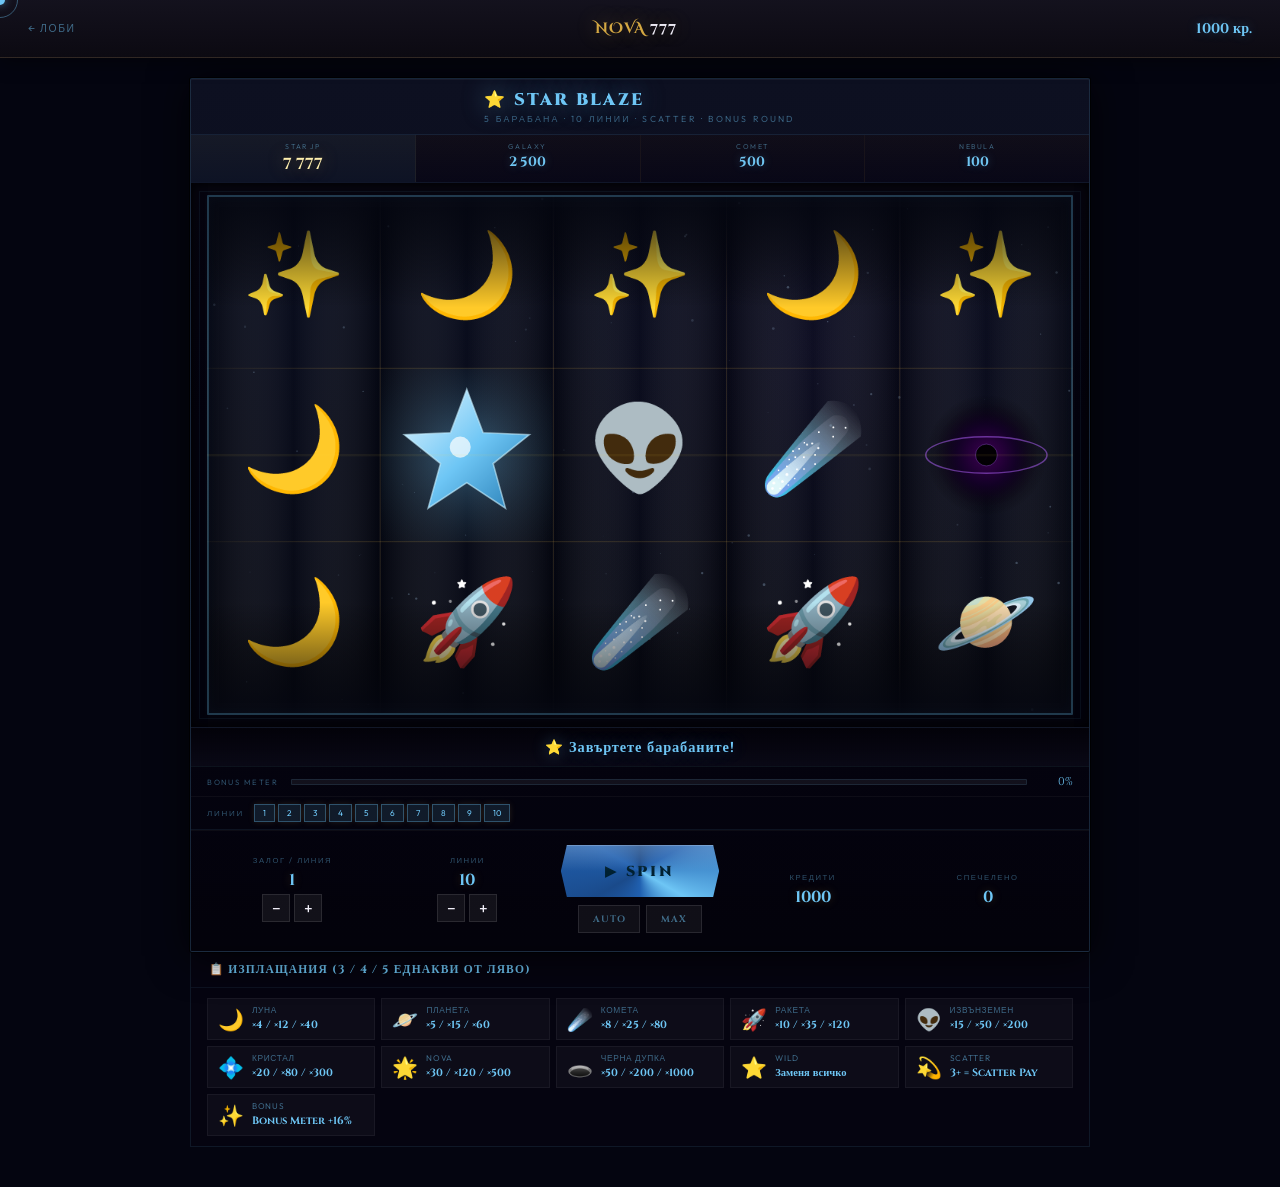
<file: slot-starblaze.html>
<!DOCTYPE html>
<html lang="bg">
<head>
<meta charset="UTF-8">
<meta name="viewport" content="width=device-width, initial-scale=1.0">
<title>Star Blaze — NOVA 777</title>
<link rel="stylesheet" href="slot.css">
</head>
<body class="theme-space">
<div class="cur" id="cur"></div>
<div class="cur-r" id="curR"></div>

<!-- BONUS -->
<div class="overlay" id="bonOv">
  <div class="ov-box">
    <h2>✨ BONUS ROUND</h2>
    <p>Изберете звезди и открийте скритите награди!<br><strong id="picksLeft" style="color:#6ec6f5">3</strong> избора остават.</p>
    <div style="display:grid;grid-template-columns:repeat(5,1fr);gap:8px;margin:18px 0" id="starGrid"></div>
    <div style="margin-top:10px">
      Събрано: <span style="font-family:Cinzel,serif;font-size:2rem;font-weight:900;color:#6ec6f5;display:block" id="bonTotal">0</span> кредита
    </div>
    <button class="ov-btn" id="collectBtn" style="display:none;background:linear-gradient(135deg,#1a4a8a,#2060b0,#6ec6f5);color:#001828" onclick="collectBonus()">Вземи наградата!</button>
  </div>
</div>

<!-- BIG WIN -->
<div class="bw-ov" id="bwOv">
  <div class="confetti" id="conf"></div>
  <div class="bw-inner">
    <div class="bw-lbl" id="bwLbl">BIG WIN</div>
    <div class="bw-num" id="bwNum">0</div>
    <div class="bw-sub2">кредита</div>
    <button class="bw-close" onclick="closeBW()">Продължи</button>
  </div>
</div>

<div class="topbar">
  <a href="index.html" class="tb-back">← Лоби</a>
  <a href="index.html" class="tb-logo">NOVA <em>777</em></a>
  <span class="tb-bal" id="balEl">1 000 кр.</span>
</div>

<div class="game-wrap">
<div class="game-machine">

  <div class="machine-top">
    <div>
      <div class="machine-name" style="color:#6ec6f5;text-shadow:0 0 24px rgba(110,198,245,.5)">⭐ Star Blaze</div>
      <div class="machine-name-sub" style="color:rgba(110,198,245,.45)">5 барабана · 10 линии · Scatter · Bonus Round</div>
    </div>
  </div>

  <div class="jp-meters" style="border-bottom:1px solid rgba(110,198,245,.08)">
    <div class="jp-meter grand" style="background:rgba(110,198,245,.06)"><span class="jp-lbl">STAR JP</span><span class="jp-val">7 777</span></div>
    <div class="jp-meter"><span class="jp-lbl">GALAXY</span><span class="jp-val">2 500</span></div>
    <div class="jp-meter"><span class="jp-lbl">COMET</span><span class="jp-val">500</span></div>
    <div class="jp-meter"><span class="jp-lbl">NEBULA</span><span class="jp-val">100</span></div>
  </div>

  <div class="reels-area">
    <canvas id="cv"></canvas>
  </div>

  <div class="win-display" style="border-color:rgba(110,198,245,.08)">
    <span id="winTxt" style="color:#6ec6f5">⭐ Завъртете барабаните!</span>
  </div>

  <!-- Bonus meter -->
  <div style="padding:7px 16px;display:flex;align-items:center;gap:12px;background:rgba(0,0,0,.2);border-bottom:1px solid rgba(255,255,255,.04)">
    <span style="font-size:.48rem;letter-spacing:.22em;text-transform:uppercase;color:rgba(110,198,245,.4);flex-shrink:0;font-family:Outfit,sans-serif">Bonus Meter</span>
    <div style="flex:1;height:6px;background:rgba(255,255,255,.06);border:1px solid rgba(110,198,245,.12);overflow:hidden;border-radius:1px">
      <div id="bmFill" style="height:100%;background:linear-gradient(90deg,#1a3a7a,#2060b0,#6ec6f5,#b8e4ff);width:0%;transition:width .5s ease;border-radius:1px"></div>
    </div>
    <span id="bmPct" style="font-family:'Cinzel',serif;font-size:.7rem;color:#6ec6f5;min-width:34px;text-align:right">0%</span>
  </div>

  <div class="lines-wrap" style="border-color:rgba(110,198,245,.08)">
    <span class="lines-label">Линии</span>
    <div class="lines-btns" id="linesRow"></div>
  </div>

  <div class="ctrl-panel">
    <div class="cg">
      <div class="cl">Залог / линия</div>
      <div class="cv" id="betEl">1</div>
      <div class="cbtns">
        <button class="cbtn" onclick="chBet(-1)">−</button>
        <button class="cbtn" onclick="chBet(1)">+</button>
      </div>
    </div>
    <div class="cg">
      <div class="cl">Линии</div>
      <div class="cv" id="linesEl">10</div>
      <div class="cbtns">
        <button class="cbtn" onclick="chLines(-1)">−</button>
        <button class="cbtn" onclick="chLines(1)">+</button>
      </div>
    </div>
    <div class="spin-zone">
      <button class="spin-btn" id="spinBtn" onclick="doSpin()">▶ SPIN</button>
      <div class="aux-row">
        <button class="aux" id="autoBtn" onclick="toggleAuto()">AUTO</button>
        <button class="aux" onclick="maxBet()">MAX</button>
      </div>
    </div>
    <div class="cg">
      <div class="cl">Кредити</div>
      <div class="cv" id="credEl">1 000</div>
    </div>
    <div class="cg">
      <div class="cl">Спечелено</div>
      <div class="cv" id="wonEl">0</div>
    </div>
  </div>

</div>

<div class="paytable">
  <div class="pt-head">
    <h3>📋 Изплащания (3 / 4 / 5 еднакви от ляво)</h3>
  </div>
  <div class="pt-grid" id="ptGrid"></div>
</div>
</div>

<script src="engine.js"></script>
<script>
const cur=document.getElementById('cur'),curR=document.getElementById('curR');
let mx=0,my=0,rx=0,ry=0;
document.addEventListener('mousemove',e=>{mx=e.clientX;my=e.clientY;cur.style.left=mx+'px';cur.style.top=my+'px';});
(function t(){rx+=(mx-rx)*.12;ry+=(my-ry)*.12;curR.style.left=rx+'px';curR.style.top=ry+'px';requestAnimationFrame(t);})();

function drawWildStar(ctx,x,y,w,h) {
  ctx.save();
  const cx=x+w/2,cy=y+h/2,r=Math.min(w,h)*.38;
  const glow=ctx.createRadialGradient(cx,cy,0,cx,cy,r*2.2);
  glow.addColorStop(0,'rgba(110,198,245,.4)');glow.addColorStop(1,'transparent');
  ctx.fillStyle=glow;ctx.fillRect(x,y,w,h);
  ctx.beginPath();
  for(let i=0;i<10;i++){
    const a=i*Math.PI/5-Math.PI/2;
    const rad=i%2===0?r:r*.42;
    const px=cx+Math.cos(a)*rad,py=cy+Math.sin(a)*rad;
    i===0?ctx.moveTo(px,py):ctx.lineTo(px,py);
  }
  ctx.closePath();
  const sf=ctx.createLinearGradient(cx-r,cy-r,cx+r,cy+r);
  sf.addColorStop(0,'#e8f8ff');sf.addColorStop(.5,'#6ec6f5');sf.addColorStop(1,'#1a6fa8');
  ctx.fillStyle=sf;ctx.fill();
  ctx.strokeStyle='rgba(200,240,255,.6)';ctx.lineWidth=1.5;ctx.stroke();
  ctx.beginPath();ctx.arc(cx-r*.1,cy-r*.12,r*.16,0,Math.PI*2);
  ctx.fillStyle='rgba(255,255,255,.7)';ctx.fill();
  ctx.restore();
}

function drawBlackHole(ctx,x,y,w,h) {
  ctx.save();
  const cx=x+w/2,cy=y+h/2,r=Math.min(w,h)*.35;
  for(let i=4;i>=0;i--){
    const rr=r*(1-i*.15);
    const g=ctx.createRadialGradient(cx,cy,0,cx,cy,rr);
    g.addColorStop(0,'rgba(60,0,80,.9)');
    g.addColorStop(.5,'rgba(20,0,40,.7)');
    g.addColorStop(1,'rgba(0,0,0,0)');
    ctx.fillStyle=g;ctx.beginPath();ctx.arc(cx,cy,rr,0,Math.PI*2);ctx.fill();
  }
  // Ring
  ctx.strokeStyle='rgba(180,100,255,.5)';ctx.lineWidth=1.5;
  ctx.beginPath();ctx.ellipse(cx,cy,r,r*.3,0,0,Math.PI*2);ctx.stroke();
  // Core
  ctx.beginPath();ctx.arc(cx,cy,r*.18,0,Math.PI*2);
  ctx.fillStyle='rgba(0,0,0,.95)';ctx.fill();
  ctx.strokeStyle='rgba(150,80,220,.4)';ctx.lineWidth=1;ctx.stroke();
  ctx.restore();
}

const SYMS=[
  {id:'moon',   e:'🌙', n:'Луна',       pays:[0,0,4,12,40],   w:15},
  {id:'planet', e:'🪐', n:'Планета',    pays:[0,0,5,15,60],   w:13},
  {id:'comet',  e:'☄️',n:'Комета',     pays:[0,0,8,25,80],   w:11},
  {id:'rocket', e:'🚀', n:'Ракета',     pays:[0,0,10,35,120], w:9},
  {id:'alien',  e:'👽', n:'Извънземен', pays:[0,0,15,50,200], w:7},
  {id:'crystal',e:'💠', n:'Кристал',   pays:[0,0,20,80,300], w:5},
  {id:'nova',   e:'🌟', n:'NOVA',       pays:[0,0,30,120,500],w:4},
  {id:'bhole',  e:'🕳️',n:'Черна дупка',pays:[0,0,50,200,1000],w:2, draw:drawBlackHole},
  {id:'wild',   e:'⭐', n:'WILD',       pays:[0,0,0,0,0],     w:5, wild:true, draw:drawWildStar},
  {id:'scatter',e:'💫', n:'SCATTER',   pays:[0,0,3,15,100],  w:3, scatter:true},
  {id:'bonus',  e:'✨', n:'BONUS',      pays:[0,0,0,0,0],     w:3, bonus:true},
];

const LINES=[
  [1,1,1,1,1],[0,0,0,0,0],[2,2,2,2,2],
  [0,1,2,1,0],[2,1,0,1,2],
  [0,0,1,0,0],[2,2,1,2,2],
  [1,0,1,0,1],[1,2,1,2,1],
  [0,1,0,1,0],
];

// Star background particles
const STARS = Array.from({length:100},()=>({
  x:Math.random(), y:Math.random(),
  r:Math.random()*1.2+.2,
  tw:Math.random()*300+100,
  ph:Math.random()*6.28,
}));

const engine = new SlotEngine(document.getElementById('cv'),{
  rows:3, cols:5, symbols:SYMS, paylines:LINES,
  theme:{
    bg0:'#060a1c', bg1:'#040610',
    winLine:'rgba(110,198,245,.8)',
    winCell:'rgba(110,198,245,.14)',
    winBorder:'rgba(110,198,245,.9)',
    vignette:'rgba(4,6,16,.9)',
    frameGlow:'rgba(110,198,245,.25)',
  }
});

engine.drawBg = (ctx,CW,CH) => {
  const now=Date.now();
  STARS.forEach(s=>{
    const a=.08+.28*Math.abs(Math.sin(now/s.tw+s.ph));
    ctx.beginPath();ctx.arc(s.x*CW,s.y*CH,s.r,0,Math.PI*2);
    ctx.fillStyle=`rgba(180,220,255,${a})`;ctx.fill();
  });
  // nebula glow
  const g=ctx.createRadialGradient(CW*.7,CH*.3,0,CW*.7,CH*.3,CW*.5);
  g.addColorStop(0,'rgba(80,40,120,.08)');g.addColorStop(1,'transparent');
  ctx.fillStyle=g;ctx.fillRect(0,0,CW,CH);
};

let creds=1000, bet=1, numLines=10, totalWon=0;
let spinning=false, autoOn=false, bonusMeter=0;
const BETS=[1,2,5,10,20,50]; let bIdx=0;
let bonVals=[], bonPicks=0, bonTotal=0;

engine.onDone = () => {
  spinning = false;
  document.getElementById('spinBtn').disabled = false;
  const {totalWin, scatCount} = engine.evaluate(bet, numLines);

  // Count bonus symbols
  let bonCnt=0;
  for(let c=0;c<5;c++) for(let r=0;r<3;r++) if(engine.grid[c][r].id==='bonus') bonCnt++;
  bonusMeter = Math.min(100, bonusMeter + bonCnt * 16 + Math.random()*3);
  updateBM();
  if (bonusMeter >= 100) { bonusMeter=0; updateBM(); setTimeout(triggerBonus, 400); }

  creds += totalWin; totalWon += totalWin;
  updateUI();

  if (totalWin > 0) {
    const mult = totalWin / (bet * numLines);
    let lbl='WIN';
    if(mult>=80)      { lbl='🌌 COSMIC WIN'; AUDIO.megaWin(); }
    else if(mult>=30) { lbl='🚀 SUPER WIN'; AUDIO.bigWin(); }
    else if(mult>=10) { lbl='⭐ BIG WIN'; AUDIO.bigWin(); }
    else                AUDIO.coinJingle();
    setWin(lbl+': +'+totalWin+' кредита!', mult>=10);
    if(mult>=10) setTimeout(()=>showBW(lbl,totalWin), 250);
  } else {
    setWin('Без печалба — опитайте пак! ⭐', false);
  }
  if(autoOn) setTimeout(doSpin,1100);
};

function doSpin(){
  if(spinning)return;
  AUDIO.unlock();
  const total=bet*numLines;
  if(creds<total){setWin('Недостатъчно кредити!',false);return;}
  creds-=total;spinning=true;
  document.getElementById('spinBtn').disabled=true;
  setWin('Въртене...',false);updateUI();AUDIO.spinPress();
  const result=Array.from({length:5},()=>Array.from({length:3},()=>engine._rnd()));
  engine.spin(result,[900,1150,1400,1650,1900]);
}

function updateBM(){
  const p=Math.round(bonusMeter);
  document.getElementById('bmFill').style.width=p+'%';
  document.getElementById('bmPct').textContent=p+'%';
}

function triggerBonus(){
  AUDIO.bonus();bonPicks=3;bonTotal=0;
  const prizes=[bet*20,bet*40,bet*60,bet*100,bet*150,bet*200,bet*300,bet*500,bet*15,bet*25];
  bonVals=[...prizes].sort(()=>Math.random()-.5);
  document.getElementById('bonTotal').textContent=0;
  document.getElementById('picksLeft').textContent=3;
  document.getElementById('collectBtn').style.display='none';
  const sg=document.getElementById('starGrid');sg.innerHTML='';
  bonVals.forEach((val)=>{
    const b=document.createElement('button');
    b.style.cssText='font-size:1.8rem;padding:12px;background:rgba(255,255,255,.05);border:1px solid rgba(110,198,245,.15);cursor:none;transition:all .3s;width:100%;';
    b.textContent='⭐';
    b.onclick=()=>{
      if(b.dataset.done||bonPicks<=0)return;
      b.dataset.done=1;b.disabled=true;
      b.textContent=val>99?val+'кр.':val+' кр.';
      b.style.background='rgba(110,198,245,.1)';b.style.borderColor='rgba(110,198,245,.35)';
      b.style.fontSize='.75rem';b.style.fontFamily='Cinzel,serif';b.style.color='#6ec6f5';
      bonTotal+=val;bonPicks--;
      document.getElementById('bonTotal').textContent=bonTotal;
      document.getElementById('picksLeft').textContent=bonPicks;
      AUDIO.coinJingle();
      if(bonPicks<=0){
        document.getElementById('collectBtn').style.display='inline-block';
        sg.querySelectorAll('button:not([data-done])').forEach(b2=>{b2.disabled=true;b2.textContent='✦';b2.style.opacity='.25';});
      }
    };
    sg.appendChild(b);
  });
  document.getElementById('bonOv').classList.add('show');
}

function collectBonus(){
  creds+=bonTotal;totalWon+=bonTotal;
  document.getElementById('bonOv').classList.remove('show');
  setWin('✨ BONUS: +'+bonTotal+' кредита!',bonTotal>=bet*numLines*10);
  if(bonTotal>=bet*numLines*10)showBW('✨ BONUS WIN',bonTotal);
  updateUI();
}

function showBW(l,n){document.getElementById('bwLbl').textContent=l;document.getElementById('bwNum').textContent=n;document.getElementById('bwOv').classList.add('show');spawnConfetti();}
function closeBW(){document.getElementById('bwOv').classList.remove('show');}
function spawnConfetti(){
  const c=document.getElementById('conf');c.innerHTML='';
  ['#6ec6f5','#b8e4ff','#3498db','#9b59b6','#2ecc71','#fff'].forEach(col=>{
    for(let i=0;i<12;i++){const p=document.createElement('div');p.className='confetti-p';p.style.cssText=`left:${Math.random()*100}%;width:${6+Math.random()*8}px;height:${6+Math.random()*8}px;background:${col};border-radius:${Math.random()>.5?'50%':'2px'};animation-duration:${1.5+Math.random()*2}s;animation-delay:${Math.random()*.5}s;`;c.appendChild(p);}
  });
}

function chBet(d){bIdx=Math.max(0,Math.min(BETS.length-1,bIdx+d));bet=BETS[bIdx];AUDIO.click();updateUI();}
function chLines(d){numLines=Math.max(1,Math.min(10,numLines+d));AUDIO.click();updateUI();}
function maxBet(){bIdx=BETS.length-1;bet=BETS[bIdx];numLines=10;AUDIO.click();updateUI();}
function toggleAuto(){autoOn=!autoOn;document.getElementById('autoBtn').classList.toggle('on',autoOn);document.getElementById('autoBtn').textContent=autoOn?'STOP':'AUTO';AUDIO.click();if(autoOn&&!spinning)doSpin();}
function setWin(t,big){const el=document.getElementById('winTxt');el.textContent=t;el.classList.toggle('big',!!big);}
function updateUI(){
  document.getElementById('betEl').textContent=BETS[bIdx];
  document.getElementById('linesEl').textContent=numLines;
  document.getElementById('credEl').textContent=creds.toLocaleString('bg-BG');
  document.getElementById('wonEl').textContent=totalWon.toLocaleString('bg-BG');
  document.getElementById('balEl').textContent=creds.toLocaleString('bg-BG')+' кр.';
  document.querySelectorAll('.lb').forEach((b,i)=>b.classList.toggle('on',i<numLines));
}

const lr=document.getElementById('linesRow');
for(let i=0;i<10;i++){const b=document.createElement('button');b.className='lb'+(i<numLines?' on':'');b.textContent=i+1;b.onclick=()=>{numLines=i+1;AUDIO.click();updateUI();};lr.appendChild(b);}

const pg=document.getElementById('ptGrid');
SYMS.forEach(s=>{
  const d=document.createElement('div');d.className='pt-cell';
  let p=s.wild?'Заменя всичко':s.bonus?'Bonus Meter +16%':s.scatter?'3+ = Scatter Pay':`×${s.pays[2]} / ×${s.pays[3]} / ×${s.pays[4]}`;
  const eHtml=s.id==='wild'?'<span style="font-size:1.3rem;color:#6ec6f5">⭐</span>':`<span class="pt-e">${s.e}</span>`;
  d.innerHTML=`${eHtml}<div><div class="pt-n">${s.n}</div><div class="pt-p">${p}</div></div>`;
  pg.appendChild(d);
});
updateUI();
</script>
</body>
</html>
</file>
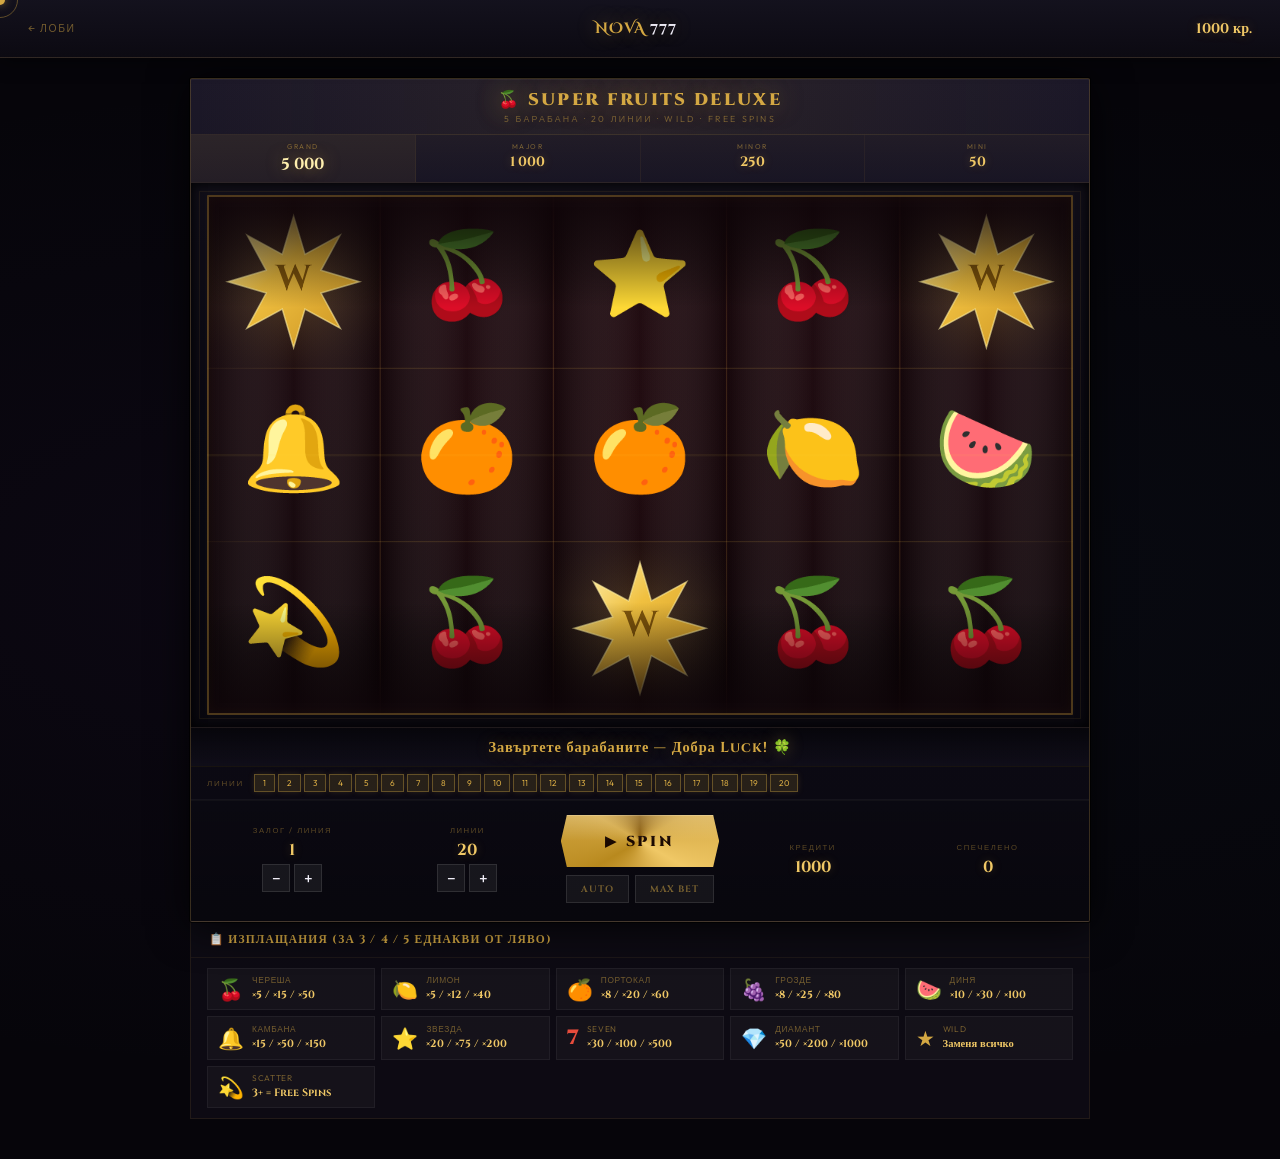
<file: slot-superfruits.html>
<!DOCTYPE html>
<html lang="bg">
<head>
<meta charset="UTF-8">
<meta name="viewport" content="width=device-width, initial-scale=1.0">
<title>Super Fruits Deluxe — NOVA 777</title>
<link rel="stylesheet" href="slot.css">
</head>
<body class="theme-fruits">
<div class="cur" id="cur"></div>
<div class="cur-r" id="curR"></div>

<!-- FREE SPINS -->
<div class="overlay" id="fsOv">
  <div class="ov-box">
    <h2>🎉 FREE SPINS!</h2>
    <p>3 Scatter символа! Спечелихте безплатни завъртания.</p>
    <div class="ov-big" id="fsNum">10</div>
    <div class="ov-sub">безплатни завъртания</div>
    <button class="ov-btn" onclick="startFS()">Играй!</button>
  </div>
</div>

<!-- BIG WIN -->
<div class="bw-ov" id="bwOv">
  <div class="confetti" id="conf"></div>
  <div class="bw-inner">
    <div class="bw-lbl" id="bwLbl">BIG WIN</div>
    <div class="bw-num" id="bwNum">0</div>
    <div class="bw-sub2">кредита</div>
    <button class="bw-close" onclick="closeBW()">Продължи</button>
  </div>
</div>

<div class="topbar">
  <a href="index.html" class="tb-back">← Лоби</a>
  <a href="index.html" class="tb-logo">NOVA <em>777</em></a>
  <span class="tb-bal" id="balEl">1 000 кр.</span>
</div>

<div class="game-wrap">
<div class="game-machine">

  <div class="machine-top">
    <div>
      <div class="machine-name">🍒 Super Fruits Deluxe</div>
      <div class="machine-name-sub">5 барабана · 20 линии · Wild · Free Spins</div>
    </div>
  </div>

  <div class="jp-meters">
    <div class="jp-meter grand"><span class="jp-lbl">GRAND</span><span class="jp-val">5 000</span></div>
    <div class="jp-meter"><span class="jp-lbl">MAJOR</span><span class="jp-val">1 000</span></div>
    <div class="jp-meter"><span class="jp-lbl">MINOR</span><span class="jp-val">250</span></div>
    <div class="jp-meter"><span class="jp-lbl">MINI</span><span class="jp-val">50</span></div>
  </div>

  <div class="reels-area">
    <canvas id="cv"></canvas>
  </div>

  <div class="win-display">
    <span id="winTxt">Завъртете барабаните — Добра Luck! 🍀</span>
  </div>

  <div class="lines-wrap">
    <span class="lines-label">Линии</span>
    <div class="lines-btns" id="linesRow"></div>
  </div>

  <div class="ctrl-panel">
    <div class="cg">
      <div class="cl">Залог / линия</div>
      <div class="cv" id="betEl">1</div>
      <div class="cbtns">
        <button class="cbtn" onclick="chBet(-1)">−</button>
        <button class="cbtn" onclick="chBet(1)">+</button>
      </div>
    </div>
    <div class="cg">
      <div class="cl">Линии</div>
      <div class="cv" id="linesEl">20</div>
      <div class="cbtns">
        <button class="cbtn" onclick="chLines(-5)">−</button>
        <button class="cbtn" onclick="chLines(5)">+</button>
      </div>
    </div>
    <div class="spin-zone">
      <button class="spin-btn" id="spinBtn" onclick="doSpin()">▶ SPIN</button>
      <div class="aux-row">
        <button class="aux" id="autoBtn" onclick="toggleAuto()">AUTO</button>
        <button class="aux" onclick="maxBet()">MAX BET</button>
      </div>
    </div>
    <div class="cg">
      <div class="cl">Кредити</div>
      <div class="cv" id="credEl">1 000</div>
    </div>
    <div class="cg">
      <div class="cl">Спечелено</div>
      <div class="cv" id="wonEl">0</div>
    </div>
  </div>

</div>

<div class="paytable">
  <div class="pt-head">
    <h3>📋 Изплащания (за 3 / 4 / 5 еднакви от ляво)</h3>
  </div>
  <div class="pt-grid" id="ptGrid"></div>
</div>
</div>

<script src="engine.js"></script>
<script>
// Cursor
const cur=document.getElementById('cur'),curR=document.getElementById('curR');
let mx=0,my=0,rx=0,ry=0;
document.addEventListener('mousemove',e=>{mx=e.clientX;my=e.clientY;cur.style.left=mx+'px';cur.style.top=my+'px';});
(function t(){rx+=(mx-rx)*.12;ry+=(my-ry)*.12;curR.style.left=rx+'px';curR.style.top=ry+'px';requestAnimationFrame(t);})();

// ── Symbols ──
function drawSeven(ctx,x,y,w,h) {
  ctx.save();
  // Glow bg
  const g=ctx.createRadialGradient(x+w/2,y+h/2,0,x+w/2,y+h/2,w*.5);
  g.addColorStop(0,'rgba(220,50,50,.2)');g.addColorStop(1,'transparent');
  ctx.fillStyle=g;ctx.fillRect(x,y,w,h);
  ctx.font=`bold ${Math.round(h*.56)}px Cinzel,serif`;
  ctx.textAlign='center';ctx.textBaseline='middle';
  ctx.fillStyle='rgba(0,0,0,.4)';ctx.fillText('7',x+w/2+2,y+h/2+2);
  const gf=ctx.createLinearGradient(x+w/2-w*.3,y+h*.2,x+w/2+w*.3,y+h*.8);
  gf.addColorStop(0,'#ff6b6b');gf.addColorStop(.5,'#e74c3c');gf.addColorStop(1,'#c0392b');
  ctx.fillStyle=gf;ctx.fillText('7',x+w/2,y+h/2);
  ctx.restore();
}

function drawWild(ctx,x,y,w,h) {
  ctx.save();
  const cx=x+w/2,cy=y+h/2,r=Math.min(w,h)*.38;
  const g=ctx.createRadialGradient(cx,cy,0,cx,cy,r*2);
  g.addColorStop(0,'rgba(212,168,67,.3)');g.addColorStop(1,'transparent');
  ctx.fillStyle=g;ctx.fillRect(x,y,w,h);
  // 8-pointed star
  ctx.beginPath();
  for(let i=0;i<16;i++){
    const a=i*Math.PI/8-Math.PI/2;
    const rad=i%2===0?r:r*.45;
    const px=cx+Math.cos(a)*rad,py=cy+Math.sin(a)*rad;
    i===0?ctx.moveTo(px,py):ctx.lineTo(px,py);
  }
  ctx.closePath();
  const gf=ctx.createLinearGradient(cx-r,cy-r,cx+r,cy+r);
  gf.addColorStop(0,'#fff8c0');gf.addColorStop(.4,'#f0c040');gf.addColorStop(1,'#c89020');
  ctx.fillStyle=gf;ctx.fill();
  ctx.strokeStyle='rgba(255,240,160,.6)';ctx.lineWidth=1.5;ctx.stroke();
  ctx.font=`bold ${Math.round(r*.55)}px Cinzel,serif`;
  ctx.textAlign='center';ctx.textBaseline='middle';
  ctx.fillStyle='rgba(100,60,0,.8)';ctx.fillText('W',cx,cy);
  ctx.restore();
}

const SYMS=[
  {id:'cherry', e:'🍒', n:'Череша',  pays:[0,0,5,15,50],   w:16},
  {id:'lemon',  e:'🍋', n:'Лимон',   pays:[0,0,5,12,40],   w:14},
  {id:'orange', e:'🍊', n:'Портокал',pays:[0,0,8,20,60],   w:12},
  {id:'grape',  e:'🍇', n:'Грозде',  pays:[0,0,8,25,80],   w:10},
  {id:'melon',  e:'🍉', n:'Диня',    pays:[0,0,10,30,100], w:9},
  {id:'bell',   e:'🔔', n:'Камбана', pays:[0,0,15,50,150], w:7},
  {id:'star',   e:'⭐', n:'Звезда',  pays:[0,0,20,75,200], w:5},
  {id:'seven',  e:'7',  n:'SEVEN',   pays:[0,0,30,100,500],w:4, draw:drawSeven},
  {id:'diamond',e:'💎', n:'Диамант', pays:[0,0,50,200,1000],w:2},
  {id:'wild',   e:'★',  n:'WILD',    pays:[0,0,0,0,0],     w:3, wild:true, draw:drawWild},
  {id:'scatter',e:'💫', n:'SCATTER', pays:[0,0,2,10,50],   w:3, scatter:true},
];

const LINES=[
  [1,1,1,1,1],[0,0,0,0,0],[2,2,2,2,2],
  [0,1,2,1,0],[2,1,0,1,2],
  [0,0,1,2,2],[2,2,1,0,0],
  [1,0,0,0,1],[1,2,2,2,1],
  [0,1,1,1,0],[2,1,1,1,2],
  [1,0,1,0,1],[1,2,1,2,1],
  [0,0,2,0,0],[2,2,0,2,2],
  [1,1,2,1,1],[1,1,0,1,1],
  [0,2,0,2,0],[2,0,2,0,2],
  [1,0,2,0,1],
];

const engine = new SlotEngine(document.getElementById('cv'), {
  rows:3, cols:5, symbols:SYMS, paylines:LINES,
  theme:{
    bg0:'#1e0a10', bg1:'#0e0408',
    winLine:'rgba(255,220,60,.8)',
    winCell:'rgba(255,215,60,.15)',
    winBorder:'rgba(255,220,60,.9)',
    vignette:'rgba(14,4,8,.88)',
    frameGlow:'rgba(212,168,67,.3)',
  }
});

// Custom bg — subtle red tint gradient
engine.drawBg = (ctx, CW, CH) => {
  const g=ctx.createRadialGradient(CW*.5,CH*.5,0,CW*.5,CH*.5,CW*.7);
  g.addColorStop(0,'rgba(120,20,20,.08)');g.addColorStop(1,'transparent');
  ctx.fillStyle=g;ctx.fillRect(0,0,CW,CH);
};

let creds=1000, bet=1, numLines=20, totalWon=0;
let spinning=false, autoOn=false, freeSpins=0, inFS=false;
const BETS=[1,2,5,10,20,50]; let bIdx=0;

engine.onDone = () => {
  spinning = false;
  document.getElementById('spinBtn').disabled = false;

  const { totalWin, scatCount } = engine.evaluate(bet, numLines);

  // Scatter trigger
  if (scatCount >= 3 && !inFS) {
    const fc = scatCount >= 5 ? 20 : scatCount >= 4 ? 15 : 10;
    freeSpins = fc;
    document.getElementById('fsNum').textContent = fc;
    setTimeout(() => { AUDIO.freeSpins(); document.getElementById('fsOv').classList.add('show'); }, 400);
  }

  creds += totalWin; totalWon += totalWin;
  updateUI();

  if (totalWin > 0) {
    const mult = totalWin / (bet * numLines);
    let lbl = 'WIN';
    if (mult >= 80)      { lbl='🎆 MEGA WIN'; AUDIO.megaWin(); }
    else if (mult >= 30) { lbl='🏆 SUPER WIN'; AUDIO.bigWin(); }
    else if (mult >= 10) { lbl='✨ BIG WIN'; AUDIO.bigWin(); }
    else                   AUDIO.coinJingle();
    setWin(lbl + ': +' + totalWin + ' кредита!', mult >= 10);
    if (mult >= 10) setTimeout(() => showBW(lbl, totalWin), 250);
  } else {
    setWin('Без печалба — опитайте пак! 🍀', false);
  }

  if (inFS) {
    freeSpins--;
    if (freeSpins > 0) {
      setWin('FREE SPINS — остават: ' + freeSpins, false);
      setTimeout(doSpin, 900);
    } else {
      inFS = false;
      setWin('Free Spins приключиха!', false);
    }
  } else if (autoOn) {
    setTimeout(doSpin, 1100);
  }
};

function doSpin() {
  if (spinning) return;
  AUDIO.unlock();
  const total = bet * numLines;
  if (creds < total && !inFS) { setWin('Недостатъчно кредити!', false); return; }
  if (!inFS) creds -= total;
  spinning = true;
  document.getElementById('spinBtn').disabled = true;
  setWin('Въртене...', false);
  updateUI();
  AUDIO.spinPress();

  const result = Array.from({length:5}, () => Array.from({length:3}, () => engine._rnd()));
  // delays[c] = ms when reel c finishes
  engine.spin(result, [900, 1150, 1400, 1650, 1900]);
}

function startFS() {
  document.getElementById('fsOv').classList.remove('show');
  inFS = true;
  setTimeout(doSpin, 400);
}

function showBW(lbl, num) {
  document.getElementById('bwLbl').textContent = lbl;
  document.getElementById('bwNum').textContent = num;
  document.getElementById('bwOv').classList.add('show');
  spawnConfetti();
}
function closeBW() { document.getElementById('bwOv').classList.remove('show'); }

function spawnConfetti() {
  const c = document.getElementById('conf');
  c.innerHTML = '';
  const colors = ['#d4a843','#e74c3c','#27ae60','#3498db','#f0c866','#fff'];
  for (let i = 0; i < 80; i++) {
    const p = document.createElement('div');
    p.className = 'confetti-p';
    p.style.cssText = `
      left:${Math.random()*100}%;
      width:${6+Math.random()*8}px; height:${6+Math.random()*8}px;
      background:${colors[Math.floor(Math.random()*colors.length)]};
      border-radius:${Math.random()>.5?'50%':'2px'};
      animation-duration:${1.5+Math.random()*2}s;
      animation-delay:${Math.random()*0.5}s;
    `;
    c.appendChild(p);
  }
}

function chBet(d) { bIdx=Math.max(0,Math.min(BETS.length-1,bIdx+d)); bet=BETS[bIdx]; AUDIO.click(); updateUI(); }
function chLines(d) { numLines=Math.max(1,Math.min(20,numLines+d)); AUDIO.click(); updateUI(); }
function maxBet() { bIdx=BETS.length-1; bet=BETS[bIdx]; numLines=20; AUDIO.click(); updateUI(); }
function toggleAuto() {
  autoOn=!autoOn;
  document.getElementById('autoBtn').classList.toggle('on',autoOn);
  document.getElementById('autoBtn').textContent=autoOn?'STOP':'AUTO';
  AUDIO.click();
  if (autoOn && !spinning) doSpin();
}
function setWin(t, big) {
  const el = document.getElementById('winTxt');
  el.textContent = t;
  el.classList.toggle('big', !!big);
}
function updateUI() {
  document.getElementById('betEl').textContent   = BETS[bIdx];
  document.getElementById('linesEl').textContent = numLines;
  document.getElementById('credEl').textContent  = creds.toLocaleString('bg-BG');
  document.getElementById('wonEl').textContent   = totalWon.toLocaleString('bg-BG');
  document.getElementById('balEl').textContent   = creds.toLocaleString('bg-BG') + ' кр.';
  document.querySelectorAll('.lb').forEach((b,i) => b.classList.toggle('on', i < numLines));
}

// Lines buttons
const lr = document.getElementById('linesRow');
for (let i=0;i<20;i++) {
  const b=document.createElement('button');
  b.className='lb'+(i<numLines?' on':'');
  b.textContent=i+1;
  b.onclick=()=>{ numLines=i+1; AUDIO.click(); updateUI(); };
  lr.appendChild(b);
}

// Paytable
const pg = document.getElementById('ptGrid');
SYMS.forEach(s => {
  const d=document.createElement('div'); d.className='pt-cell';
  let p = s.wild ? 'Заменя всичко' : s.scatter ? '3+ = Free Spins' : `×${s.pays[2]} / ×${s.pays[3]} / ×${s.pays[4]}`;
  const eHtml = s.id==='seven'
    ? '<span style="font-family:Cinzel,serif;font-size:1.3rem;color:#e74c3c;font-weight:900">7</span>'
    : s.id==='wild'
    ? '<span style="font-size:1.3rem;color:#d4a843">★</span>'
    : `<span class="pt-e">${s.e}</span>`;
  d.innerHTML = `${eHtml}<div><div class="pt-n">${s.n}</div><div class="pt-p">${p}</div></div>`;
  pg.appendChild(d);
});

updateUI();
</script>
</body>
</html>
</file>
<file: slot.css>
/* ═══════════════════════════════════════════════
   NOVA 777 — Casino Slot CSS  v4
   ═══════════════════════════════════════════════ */
@import url('https://fonts.googleapis.com/css2?family=Cinzel:wght@400;600;700;900&family=Cinzel+Decorative:wght@700&family=Outfit:wght@300;400;500;600&display=swap');

:root {
  --gold:   #d4a843;
  --gold2:  #f0c866;
  --gold3:  #fff0b0;
  --dark:   #06050a;
  --panel:  #100e18;
  --card:   #14121e;
  --border: rgba(212,168,67,.2);
  --fog:    #7a7a9a;
  --white:  #f0eef8;
  --red:    #c0392b;
  --green:  #27ae60;
  --blue:   #2980b9;
}

*, *::before, *::after { margin:0; padding:0; box-sizing:border-box; }
html { scroll-behavior:smooth; }

body {
  background: var(--dark);
  color: var(--white);
  font-family: 'Outfit', sans-serif;
  min-height: 100vh;
  display: flex;
  flex-direction: column;
  overflow-x: hidden;
  cursor: none;
  /* Subtle texture */
  background-image: radial-gradient(ellipse at 20% 50%, rgba(80,40,120,.08) 0%, transparent 60%),
                    radial-gradient(ellipse at 80% 50%, rgba(40,80,120,.06) 0%, transparent 60%);
}

/* THEME OVERRIDES */
body.theme-fruits { --accent:#e74c3c; --accent2:#f39c12; }
body.theme-crown  { --accent:#d4a843; --accent2:#f0c866; background:#080600; }
body.theme-space  { --accent:#6ec6f5; --accent2:#b8e4ff; background:#040510; }

/* CURSOR */
.cur, .cur-r {
  position:fixed; pointer-events:none; border-radius:50%;
  transform:translate(-50%,-50%); z-index:9999;
}
.cur {
  width:10px; height:10px;
  background: var(--gold);
  box-shadow: 0 0 8px rgba(212,168,67,.5);
  z-index:10000;
  transition: width .2s, height .2s, background .2s;
}
.cur-r {
  width:36px; height:36px;
  border: 1px solid rgba(212,168,67,.4);
  transition: width .18s, height .18s;
  z-index:9998;
}
body:has(button:hover) .cur  { width:20px; height:20px; background:var(--gold2); }
body:has(button:hover) .cur-r{ width:54px; height:54px; }
body.theme-space .cur  { background:#6ec6f5; box-shadow:0 0 8px rgba(110,198,245,.5); }
body.theme-space .cur-r{ border-color:rgba(110,198,245,.4); }
body.theme-space:has(button:hover) .cur { background:#aaddff; }

/* ══════════════════════════════════════════
   TOP BAR
══════════════════════════════════════════ */
.topbar {
  height: 58px;
  background: linear-gradient(180deg, rgba(20,18,30,.98) 0%, rgba(12,10,18,.98) 100%);
  border-bottom: 1px solid rgba(212,168,67,.15);
  display: flex; align-items: center; justify-content: space-between;
  padding: 0 28px;
  position: sticky; top: 0; z-index: 300;
  flex-shrink: 0;
  box-shadow: 0 2px 20px rgba(0,0,0,.5);
}
.tb-logo {
  font-family: 'Cinzel Decorative', serif;
  font-size: .95rem; font-weight: 700; letter-spacing:.05em;
  color: var(--gold);
  text-decoration: none;
  text-shadow: 0 0 20px rgba(212,168,67,.4);
}
.tb-logo em { color: var(--white); font-style:normal; }
.tb-back {
  font-size:.65rem; letter-spacing:.15em; text-transform:uppercase;
  color: rgba(212,168,67,.5); text-decoration:none; cursor:none;
  display:flex; align-items:center; gap:6px;
  transition: color .3s;
}
.tb-back:hover { color:var(--gold); }
body.theme-space .tb-back { color:rgba(110,198,245,.5); }
body.theme-space .tb-back:hover { color:#6ec6f5; }
.tb-bal {
  font-family:'Cinzel',serif; font-size:.88rem; font-weight:700;
  color:var(--gold2);
  text-shadow: 0 0 12px rgba(212,168,67,.3);
}
body.theme-space .tb-bal { color:#6ec6f5; text-shadow:0 0 12px rgba(110,198,245,.3); }

/* ══════════════════════════════════════════
   GAME WRAP
══════════════════════════════════════════ */
.game-wrap {
  flex: 1;
  display: flex;
  flex-direction: column;
  align-items: center;
  padding: 20px 14px 40px;
  gap: 0;
}

/* ══════════════════════════════════════════
   GAME MACHINE — the slot cabinet
══════════════════════════════════════════ */
.game-machine {
  width: 100%;
  max-width: 900px;
  background: linear-gradient(180deg, #1c1828 0%, #100e1a 40%, #0c0a14 100%);
  border: 1px solid rgba(212,168,67,.22);
  border-radius: 2px;
  box-shadow:
    0 0 0 1px rgba(0,0,0,.8),
    0 4px 40px rgba(0,0,0,.8),
    inset 0 1px 0 rgba(255,255,255,.05);
  overflow: hidden;
  position: relative;
}
body.theme-crown .game-machine {
  background: linear-gradient(180deg,#1c1600 0%,#100e00 40%,#0c0a00 100%);
  border-color: rgba(212,168,67,.3);
}
body.theme-space .game-machine {
  background: linear-gradient(180deg,#090818 0%,#060514 40%,#040310 100%);
  border-color: rgba(110,198,245,.18);
}

/* Top decorative strip */
.machine-top {
  background: linear-gradient(90deg, rgba(212,168,67,.0) 0%, rgba(212,168,67,.08) 50%, rgba(212,168,67,.0) 100%);
  border-bottom: 1px solid rgba(212,168,67,.12);
  padding: 10px 24px;
  display: flex;
  align-items: center;
  justify-content: center;
  gap: 16px;
}
body.theme-space .machine-top { border-color:rgba(110,198,245,.1); background:rgba(110,198,245,.04); }
.machine-name {
  font-family:'Cinzel',serif;
  font-size: clamp(.8rem,2vw,1.05rem);
  font-weight: 900;
  letter-spacing: .14em;
  text-transform: uppercase;
  color: var(--gold);
  text-shadow: 0 0 24px rgba(212,168,67,.5), 0 0 48px rgba(212,168,67,.2);
}
body.theme-space .machine-name { color:#6ec6f5; text-shadow:0 0 24px rgba(110,198,245,.5); }
.machine-name-sub {
  font-size:.55rem; letter-spacing:.25em; text-transform:uppercase;
  color:rgba(212,168,67,.45); display:block; margin-top:2px; text-align:center;
}
body.theme-space .machine-name-sub { color:rgba(110,198,245,.4); }

/* ══════════════════════════════════════════
   JACKPOT METERS
══════════════════════════════════════════ */
.jp-meters {
  display: flex;
  gap: 0;
  border-bottom: 1px solid rgba(212,168,67,.1);
}
.jp-meter {
  flex: 1;
  text-align: center;
  padding: 7px 4px;
  border-right: 1px solid rgba(212,168,67,.08);
  position: relative;
  overflow: hidden;
}
.jp-meter:last-child { border-right: none; }
.jp-meter::before {
  content:'';
  position:absolute;inset:0;
  background:linear-gradient(180deg,rgba(212,168,67,.04) 0%,transparent 100%);
}
.jp-meter.grand { background:rgba(212,168,67,.06); }
.jp-lbl {
  font-size:.44rem; letter-spacing:.22em; text-transform:uppercase;
  color:rgba(212,168,67,.5); display:block; margin-bottom:2px;
}
.jp-val {
  font-family:'Cinzel',serif; font-size:.85rem; font-weight:700;
  color:var(--gold2);
  text-shadow: 0 0 10px rgba(212,168,67,.3);
  display:block;
}
.jp-meter.grand .jp-val { font-size:1rem; color:var(--gold3); text-shadow:0 0 16px rgba(212,168,67,.5); }
body.theme-space .jp-lbl { color:rgba(110,198,245,.45); }
body.theme-space .jp-val { color:#6ec6f5; text-shadow:0 0 10px rgba(110,198,245,.3); }

/* ══════════════════════════════════════════
   REEL AREA
══════════════════════════════════════════ */
.reels-area {
  position: relative;
  padding: 12px 16px;
  background: rgba(0,0,0,.3);
  /* Inner border/frame effect */
  box-shadow: inset 0 2px 12px rgba(0,0,0,.6), inset 0 -2px 12px rgba(0,0,0,.6);
}
.reels-area::before {
  content:'';
  position:absolute; inset:8px;
  border:1px solid rgba(212,168,67,.08);
  pointer-events:none; z-index:1;
}
body.theme-space .reels-area::before { border-color:rgba(110,198,245,.06); }
#cv {
  display:block; width:100%;
  position:relative; z-index:0;
  border-radius:1px;
}

/* ══════════════════════════════════════════
   WIN DISPLAY
══════════════════════════════════════════ */
.win-display {
  min-height:40px;
  display:flex; align-items:center; justify-content:center;
  background: linear-gradient(180deg, rgba(0,0,0,.5) 0%, rgba(20,18,30,.3) 100%);
  border-top: 1px solid rgba(212,168,67,.08);
  border-bottom: 1px solid rgba(212,168,67,.08);
  padding: 0 16px;
}
#winTxt {
  font-family:'Cinzel',serif; font-size:.9rem; font-weight:700;
  color: var(--gold); letter-spacing:.06em; text-align:center;
  text-shadow: 0 0 16px rgba(212,168,67,.35);
  transition: color .3s;
}
#winTxt.big { color:var(--gold3); text-shadow:0 0 30px rgba(255,230,80,.6); animation:winPulse .6s ease infinite alternate; }
@keyframes winPulse { from{text-shadow:0 0 20px rgba(255,215,60,.4);} to{text-shadow:0 0 50px rgba(255,215,60,.9);} }
body.theme-space #winTxt { color:#6ec6f5; text-shadow:0 0 16px rgba(110,198,245,.35); }

/* ══════════════════════════════════════════
   LINES SELECTOR
══════════════════════════════════════════ */
.lines-wrap {
  padding: 7px 16px;
  display:flex; align-items:center; gap:10px;
  border-bottom: 1px solid rgba(255,255,255,.04);
  background: rgba(0,0,0,.15);
}
.lines-label {
  font-size:.5rem; letter-spacing:.22em; text-transform:uppercase;
  color:rgba(212,168,67,.4); flex-shrink:0;
  font-family:'Outfit',sans-serif;
}
body.theme-space .lines-label { color:rgba(110,198,245,.4); }
.lines-btns {
  display:flex; gap:3px; flex-wrap:wrap;
}
.lb {
  font-size:.52rem; font-family:'Outfit',sans-serif;
  background:rgba(255,255,255,.04);
  border:1px solid rgba(255,255,255,.08);
  color:rgba(212,168,67,.35);
  padding:3px 8px; cursor:none;
  transition:all .2s;
}
.lb.on {
  background:rgba(212,168,67,.14);
  border-color:rgba(212,168,67,.35);
  color:var(--gold);
  box-shadow:0 0 6px rgba(212,168,67,.15);
}
body.theme-space .lb     { color:rgba(110,198,245,.35); }
body.theme-space .lb.on  { background:rgba(110,198,245,.12); border-color:rgba(110,198,245,.32); color:#6ec6f5; }

/* ══════════════════════════════════════════
   CONTROL PANEL
══════════════════════════════════════════ */
.ctrl-panel {
  padding: 14px 20px 18px;
  display: grid;
  grid-template-columns: 1fr 1fr auto 1fr 1fr;
  align-items: center;
  gap: 12px;
  background: linear-gradient(180deg, rgba(0,0,0,.2) 0%, rgba(0,0,0,.35) 100%);
  border-top: 1px solid rgba(255,255,255,.04);
}

/* Control group */
.cg {
  display:flex; flex-direction:column; align-items:center; gap:6px;
  min-width:0;
}
.cl {
  font-size:.48rem; letter-spacing:.2em; text-transform:uppercase;
  color:rgba(212,168,67,.4); text-align:center; line-height:1.2;
}
body.theme-space .cl { color:rgba(110,198,245,.4); }
.cv {
  font-family:'Cinzel',serif; font-size:1rem; font-weight:700;
  color:var(--gold2); text-align:center; line-height:1;
  text-shadow: 0 0 10px rgba(212,168,67,.25);
  min-width:48px;
}
body.theme-space .cv { color:#6ec6f5; }
.cbtns { display:flex; gap:4px; }
.cbtn {
  width:28px; height:28px;
  background:rgba(255,255,255,.06);
  border:1px solid rgba(255,255,255,.1);
  color:var(--white); font-size:1rem; cursor:none;
  display:flex; align-items:center; justify-content:center;
  transition:all .2s; font-family:'Outfit',sans-serif;
}
.cbtn:hover { background:rgba(212,168,67,.15); border-color:rgba(212,168,67,.35); color:var(--gold); }
body.theme-space .cbtn:hover { background:rgba(110,198,245,.12); border-color:rgba(110,198,245,.32); color:#6ec6f5; }

/* ── SPIN BUTTON ── */
.spin-zone { display:flex; flex-direction:column; align-items:center; gap:8px; }
.spin-btn {
  font-family:'Cinzel',serif; font-size:.9rem; font-weight:900;
  letter-spacing:.2em; text-transform:uppercase;
  background: conic-gradient(from 0deg, #8a5c0a, #d4a843, #f0c866, #d4a843, #b8891e, #d4a843, #8a5c0a);
  color: #1a0800;
  padding: 0 44px;
  height: 52px;
  border: none; cursor:none;
  position: relative; overflow:hidden;
  transition: all .25s;
  box-shadow: 0 4px 16px rgba(212,168,67,.3), 0 0 0 1px rgba(212,168,67,.2), inset 0 1px 0 rgba(255,255,255,.2);
  clip-path: polygon(6px 0%, calc(100% - 6px) 0%, 100% 50%, calc(100% - 6px) 100%, 6px 100%, 0% 50%);
}
.spin-btn::before {
  content:'';position:absolute;inset:0;
  background:linear-gradient(180deg,rgba(255,255,255,.2) 0%,rgba(255,255,255,0) 50%);
  pointer-events:none;
}
.spin-btn:not(:disabled):hover {
  filter:brightness(1.15);
  transform:scale(1.05);
  box-shadow:0 6px 28px rgba(212,168,67,.5),0 0 0 1px rgba(212,168,67,.4),inset 0 1px 0 rgba(255,255,255,.3);
}
.spin-btn:not(:disabled):active { transform:scale(.98); }
.spin-btn:disabled { opacity:.32; cursor:not-allowed; transform:none !important; filter:none; }
body.theme-space .spin-btn {
  background:conic-gradient(from 0deg,#1a4a8a,#2060b0,#6ec6f5,#2060b0,#1a4a8a,#2060b0,#1a4a8a);
  color:#002030;
  box-shadow:0 4px 16px rgba(110,198,245,.3),0 0 0 1px rgba(110,198,245,.2),inset 0 1px 0 rgba(255,255,255,.2);
}
body.theme-space .spin-btn:not(:disabled):hover {
  box-shadow:0 6px 28px rgba(110,198,245,.5),0 0 0 1px rgba(110,198,245,.4),inset 0 1px 0 rgba(255,255,255,.3);
}
body.theme-crown .spin-btn {
  background:conic-gradient(from 0deg,#6a3c00,#c8900a,#e8c050,#c8900a,#8a5000,#c8900a,#6a3c00);
}

.aux-row { display:flex; gap:6px; }
.aux {
  font-family:'Cinzel',serif; font-size:.58rem; font-weight:700;
  letter-spacing:.1em; text-transform:uppercase;
  background:rgba(255,255,255,.05);
  border:1px solid rgba(255,255,255,.1);
  color:rgba(212,168,67,.5);
  padding:7px 14px; cursor:none; transition:all .25s;
}
.aux:hover,.aux.on {
  background:rgba(212,168,67,.12); border-color:rgba(212,168,67,.3); color:var(--gold);
}
body.theme-space .aux      { color:rgba(110,198,245,.5); }
body.theme-space .aux:hover,
body.theme-space .aux.on   { background:rgba(110,198,245,.1); border-color:rgba(110,198,245,.28); color:#6ec6f5; }

/* ══════════════════════════════════════════
   PAYTABLE
══════════════════════════════════════════ */
.paytable {
  width:100%; max-width:900px;
  background:rgba(14,12,20,.9);
  border:1px solid rgba(212,168,67,.1);
  border-top:none;
  margin-top:0;
}
body.theme-space .paytable { background:rgba(6,5,16,.9); border-color:rgba(110,198,245,.1); }
.pt-head {
  padding:10px 18px;
  border-bottom:1px solid rgba(212,168,67,.08);
  display:flex; align-items:center; justify-content:space-between;
}
.pt-head h3 {
  font-family:'Cinzel',serif; font-size:.72rem; font-weight:700;
  color:var(--gold); letter-spacing:.1em; text-transform:uppercase;
}
body.theme-space .pt-head h3 { color:#6ec6f5; }
body.theme-space .pt-head    { border-color:rgba(110,198,245,.07); }
.pt-grid {
  padding:10px 16px;
  display:grid; grid-template-columns:repeat(5,1fr); gap:6px;
}
.pt-cell {
  display:flex; align-items:center; gap:8px;
  padding:7px 10px;
  background:rgba(255,255,255,.03);
  border:1px solid rgba(255,255,255,.05);
  transition:border-color .3s;
}
.pt-cell:hover { border-color:rgba(212,168,67,.15); }
body.theme-space .pt-cell:hover { border-color:rgba(110,198,245,.14); }
.pt-e  { font-size:1.3rem; flex-shrink:0; }
.pt-n  { font-size:.52rem; letter-spacing:.08em; text-transform:uppercase; color:rgba(212,168,67,.5); margin-bottom:2px; line-height:1.1; }
.pt-p  { font-family:'Cinzel',serif; font-size:.66rem; font-weight:700; color:var(--gold2); }
body.theme-space .pt-n { color:rgba(110,198,245,.5); }
body.theme-space .pt-p { color:#6ec6f5; }

/* ══════════════════════════════════════════
   OVERLAYS
══════════════════════════════════════════ */
.overlay {
  position:fixed; inset:0;
  background:rgba(0,0,0,.88);
  z-index:700;
  display:flex; align-items:center; justify-content:center;
  opacity:0; pointer-events:none;
  transition:opacity .4s;
  backdrop-filter:blur(12px);
}
.overlay.show { opacity:1; pointer-events:all; }

.ov-box {
  text-align:center;
  padding:44px 52px;
  background:linear-gradient(160deg,#1c1828 0%,#100e18 100%);
  border:1px solid rgba(212,168,67,.25);
  box-shadow:0 0 60px rgba(0,0,0,.8), inset 0 1px 0 rgba(255,255,255,.05);
  max-width:500px; width:92vw;
}
body.theme-space .ov-box { background:linear-gradient(160deg,#0c0a18 0%,#080615 100%); border-color:rgba(110,198,245,.22); }
.ov-box h2 {
  font-family:'Cinzel',serif; font-size:1.8rem; font-weight:900;
  color:var(--gold); margin-bottom:10px;
  text-shadow:0 0 30px rgba(212,168,67,.5);
}
body.theme-space .ov-box h2 { color:#6ec6f5; text-shadow:0 0 30px rgba(110,198,245,.5); }
.ov-box p { color:rgba(240,236,248,.45); margin-bottom:20px; font-size:.85rem; line-height:1.7; }
.ov-big {
  font-family:'Cinzel',serif; font-size:3.5rem; font-weight:900;
  color:var(--gold2); line-height:1;
  text-shadow:0 0 20px rgba(212,168,67,.4);
}
body.theme-space .ov-big { color:#6ec6f5; text-shadow:0 0 20px rgba(110,198,245,.4); }
.ov-sub { font-size:.6rem; letter-spacing:.22em; text-transform:uppercase; color:rgba(212,168,67,.4); margin-top:4px; }
body.theme-space .ov-sub { color:rgba(110,198,245,.4); }
.ov-btn {
  font-family:'Cinzel',serif; font-size:.8rem; font-weight:700;
  letter-spacing:.18em; text-transform:uppercase;
  background:linear-gradient(135deg,#b8891e,#d4a843,#e8c866);
  color:#1a0800; padding:14px 40px; border:none; cursor:none;
  display:inline-block; margin-top:22px; transition:all .3s;
  box-shadow:0 4px 16px rgba(212,168,67,.25);
}
.ov-btn:hover { filter:brightness(1.1); transform:translateY(-1px); }
body.theme-space .ov-btn {
  background:linear-gradient(135deg,#1a4a8a,#2060b0,#6ec6f5);
  color:#001020; box-shadow:0 4px 16px rgba(110,198,245,.25);
}

/* BIG WIN */
.bw-ov {
  position:fixed; inset:0; background:rgba(0,0,0,.9);
  z-index:800; display:flex; align-items:center; justify-content:center;
  opacity:0; pointer-events:none; transition:opacity .4s;
}
.bw-ov.show { opacity:1; pointer-events:all; }
.bw-inner { text-align:center; animation:bwPop .5s cubic-bezier(.17,.67,.3,1.5); }
@keyframes bwPop { from{transform:scale(.2) rotate(-5deg);opacity:0;} to{transform:scale(1) rotate(0);opacity:1;} }
.bw-lbl {
  font-family:'Cinzel',serif; font-size:1rem; letter-spacing:.4em; text-transform:uppercase;
  color:rgba(212,168,67,.7); margin-bottom:8px;
  text-shadow:0 0 20px rgba(212,168,67,.4);
}
body.theme-space .bw-lbl { color:rgba(110,198,245,.7); }
.bw-num {
  font-family:'Cinzel',serif;
  font-size:clamp(4.5rem,14vw,10rem); font-weight:900; line-height:1;
  background:linear-gradient(135deg,#a87020,#f0c866,#fff8d0,#f0c866,#a87020);
  -webkit-background-clip:text; -webkit-text-fill-color:transparent; background-clip:text;
  filter:drop-shadow(0 0 40px rgba(212,168,67,.8));
  animation:numPulse 1.2s ease infinite alternate;
}
body.theme-space .bw-num {
  background:linear-gradient(135deg,#1a6fa8,#6ec6f5,#d0f0ff,#6ec6f5,#1a6fa8);
  -webkit-background-clip:text; background-clip:text;
  filter:drop-shadow(0 0 40px rgba(110,198,245,.8));
}
@keyframes numPulse { from{filter:drop-shadow(0 0 30px rgba(212,168,67,.6));} to{filter:drop-shadow(0 0 70px rgba(212,168,67,1));} }
.bw-sub2 { font-size:.75rem; color:rgba(240,236,248,.35); margin-top:8px; letter-spacing:.15em; }
.bw-close {
  font-family:'Cinzel',serif; font-size:.72rem; font-weight:700;
  letter-spacing:.18em; text-transform:uppercase;
  background:rgba(212,168,67,.12); border:1px solid rgba(212,168,67,.3);
  color:var(--gold); padding:12px 36px; cursor:none; margin-top:30px; display:inline-block;
  transition:all .3s;
}
.bw-close:hover { background:rgba(212,168,67,.22); }
body.theme-space .bw-close { background:rgba(110,198,245,.1); border-color:rgba(110,198,245,.28); color:#6ec6f5; }

/* Confetti particles for big win */
.confetti {
  position:fixed; inset:0; pointer-events:none; z-index:799; overflow:hidden;
}
.confetti-p {
  position:absolute; top:-10px;
  width:8px; height:8px;
  border-radius:1px;
  animation:confettiFall linear forwards;
}
@keyframes confettiFall {
  0%   { transform:translateY(0) rotateZ(0); opacity:1; }
  100% { transform:translateY(110vh) rotateZ(720deg); opacity:0; }
}

/* ══════════════════════════════════════════
   RESPONSIVE
══════════════════════════════════════════ */
@media(max-width:700px){
  .ctrl-panel {
    grid-template-columns:1fr 1fr 1fr;
    grid-template-rows: auto auto;
  }
  .spin-zone { grid-column:1/-1; order:-1; }
  .pt-grid   { grid-template-columns:repeat(3,1fr); }
  .spin-btn  { padding:0 28px; height:46px; clip-path:none; }
  .ov-box    { padding:30px 22px; }
}
@media(max-width:420px){
  .pt-grid { grid-template-columns:repeat(2,1fr); }
  .jp-meters { flex-wrap:wrap; }
  .jp-meter  { min-width:50%; }
}
</style>
</file>
